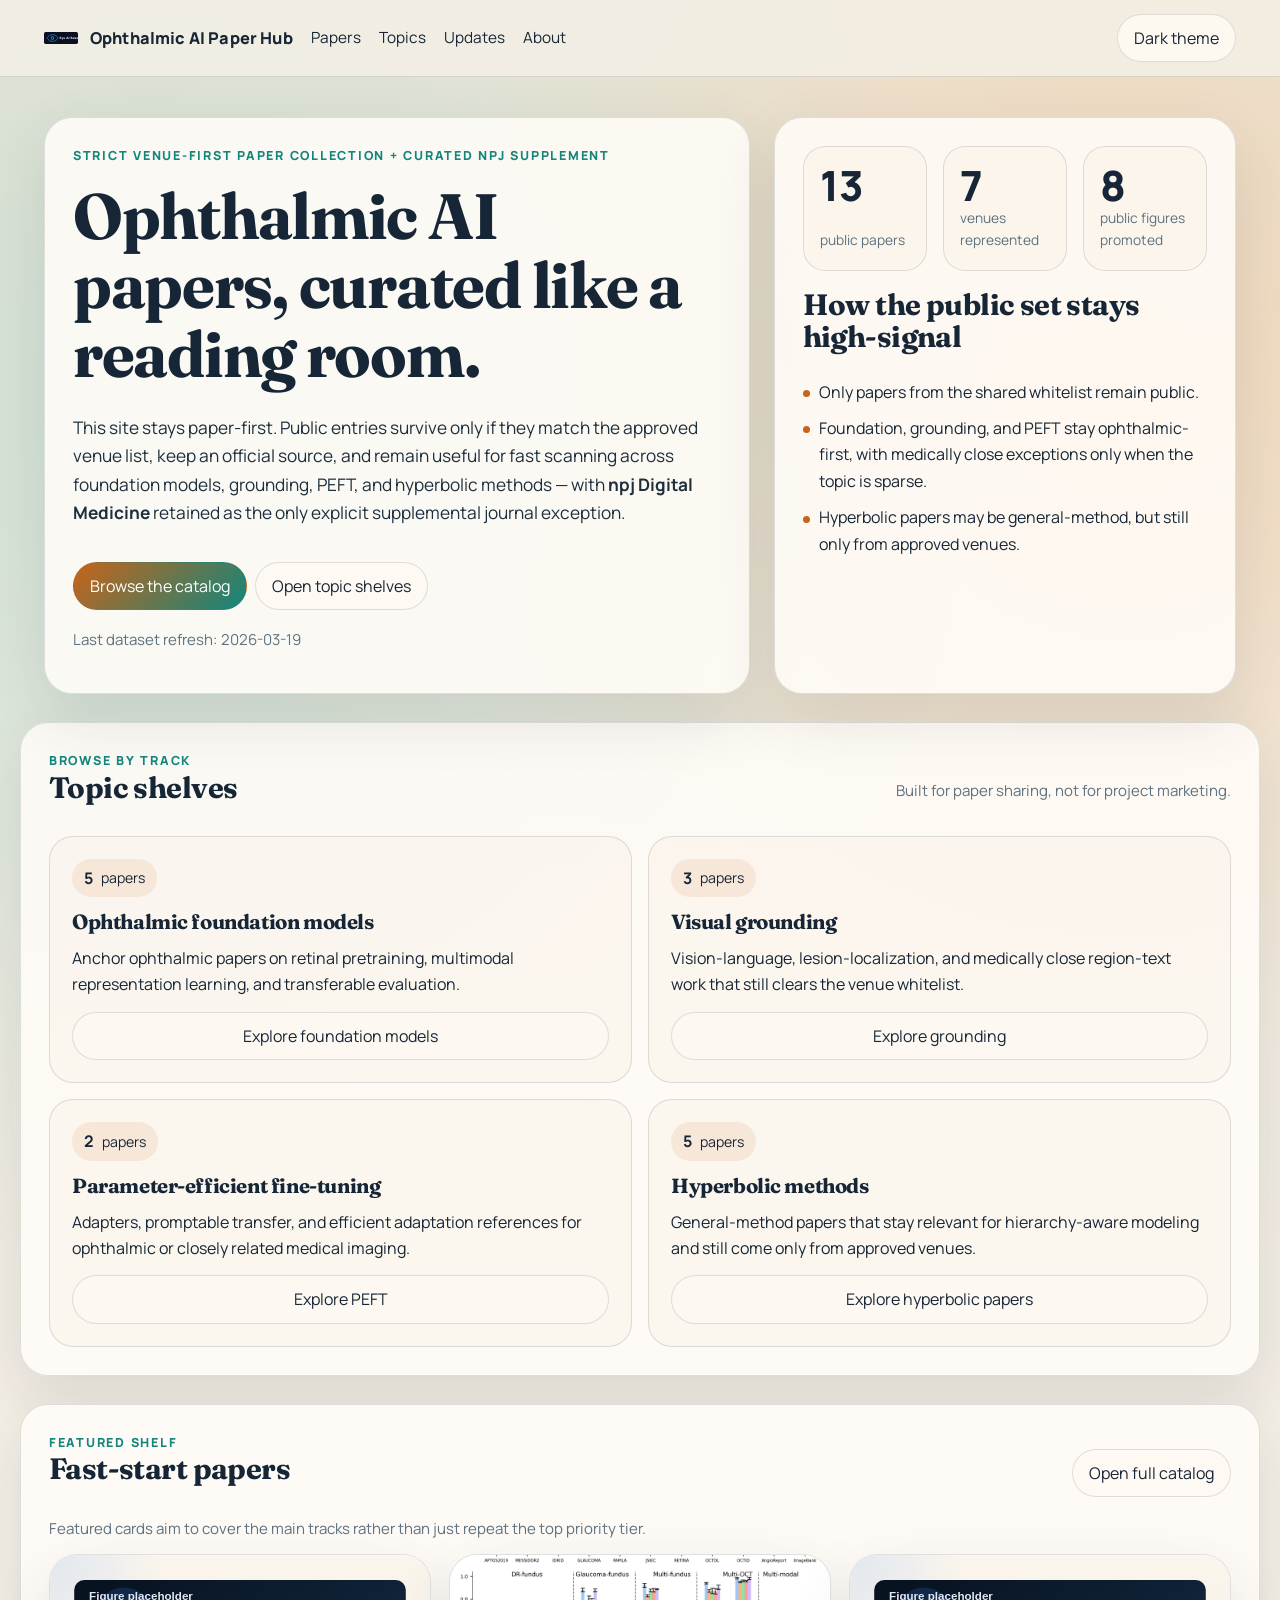
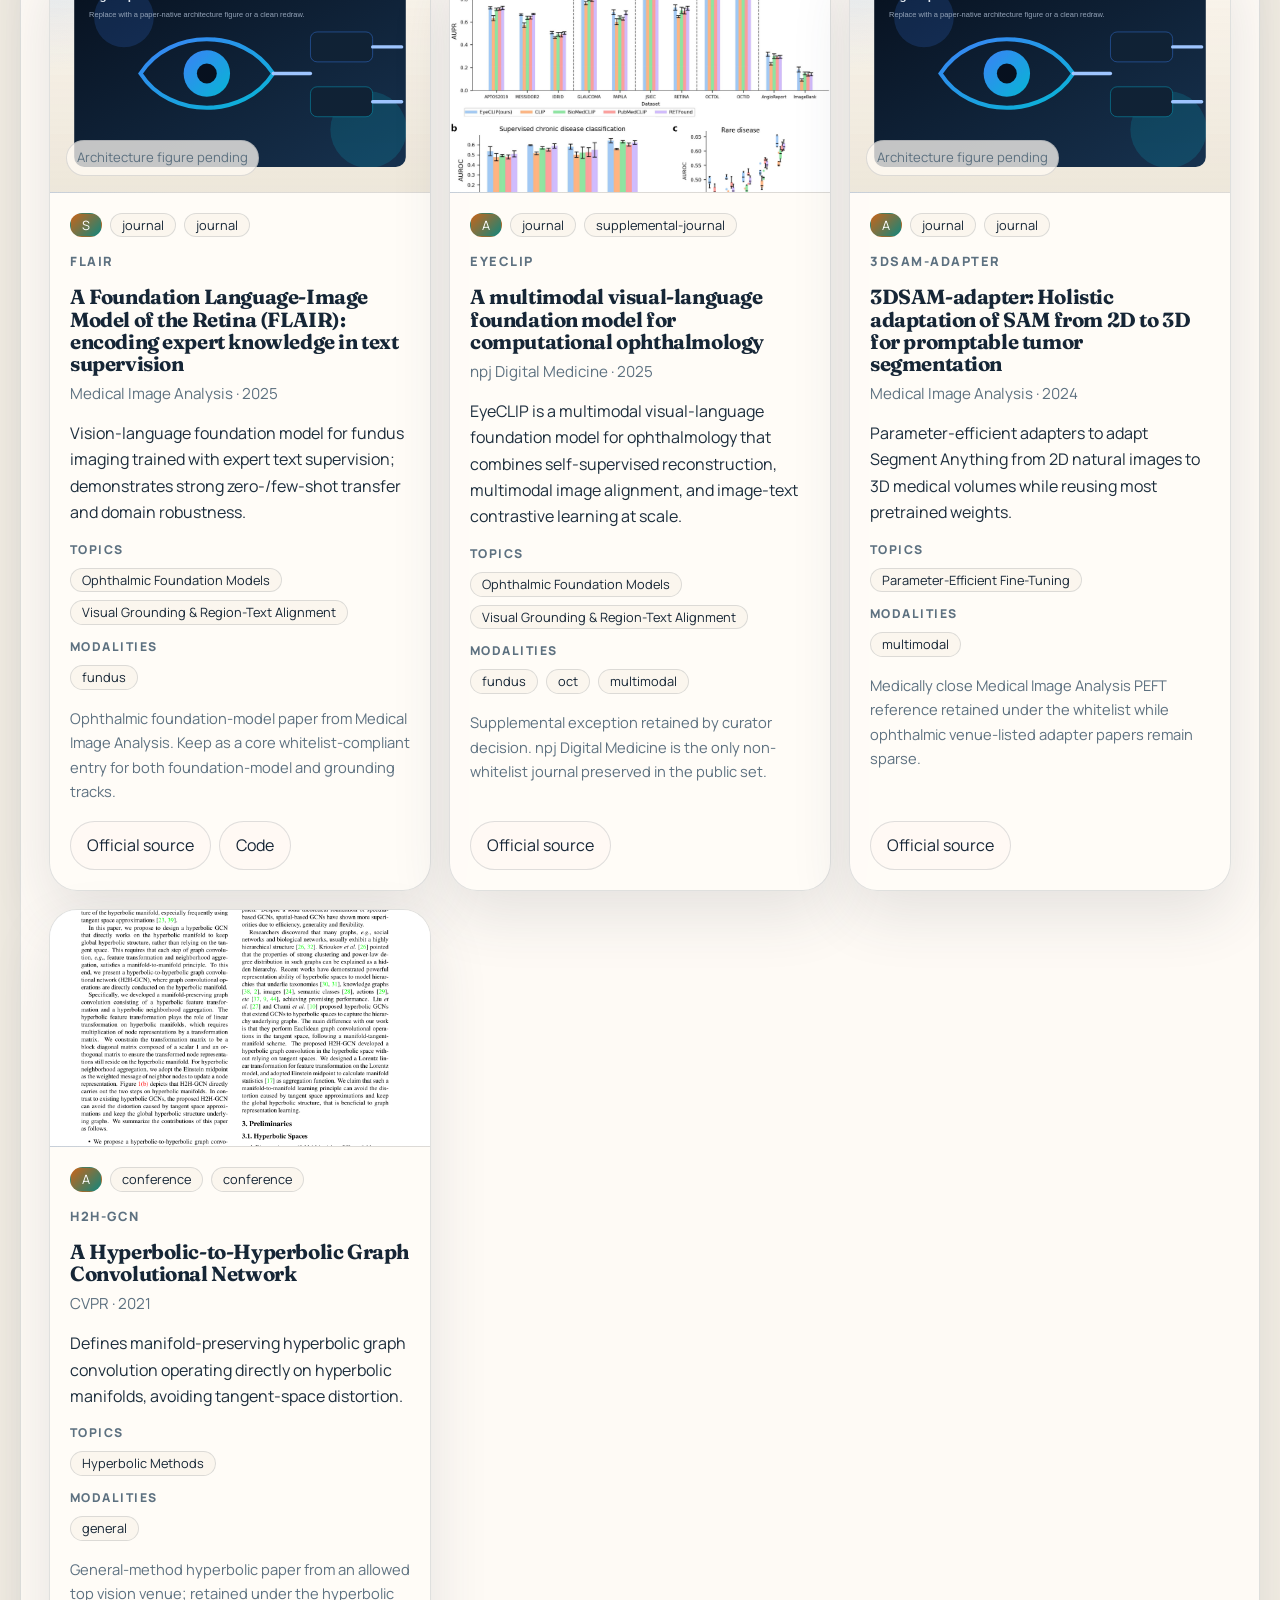
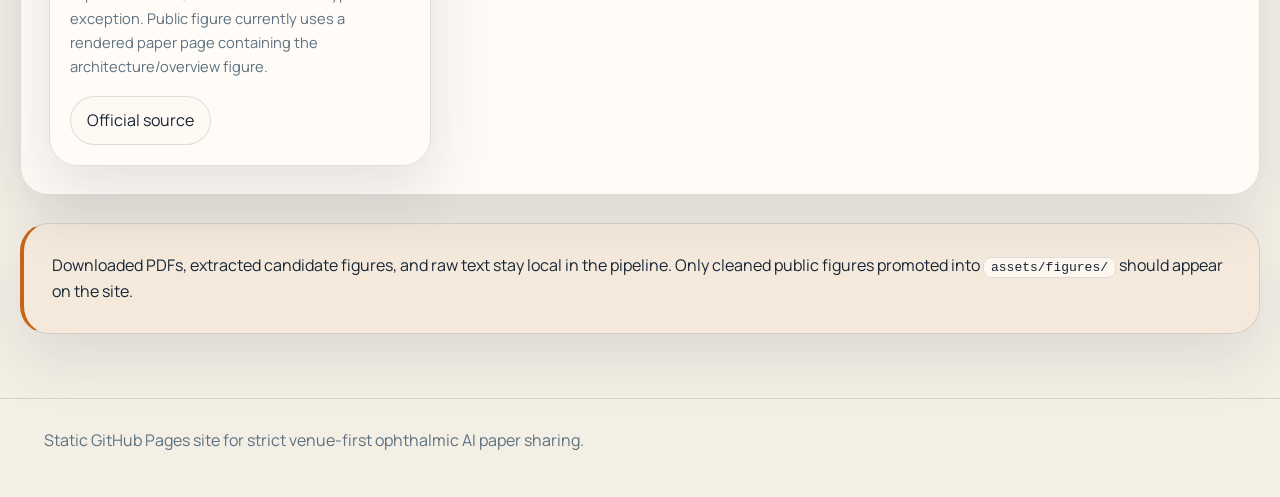
<file: index.html>
<!doctype html>
<html lang="en" data-theme="dark">
<head>
  <meta charset="utf-8">
  <meta name="viewport" content="width=device-width, initial-scale=1">
  <title>Ophthalmic AI Paper Hub</title>
  <meta name="description" content="A strict venue-first paper-sharing hub for ophthalmic AI: official sources, concise summaries, and model-figure slots.">
  <link rel="icon" href="assets/images/logo.svg" type="image/svg+xml">
  <link rel="stylesheet" href="assets/css/style.css">
</head>
<body>
<header>
  <div class="container">
    <nav>
      <a class="brand" href="index.html"><img src="assets/images/logo.svg" alt="Ophthalmic AI Paper Hub" width="34">Ophthalmic AI Paper Hub</a>
      <a href="papers/index.html">Papers</a>
      <a href="topics/foundation-models.html">Topics</a>
      <a href="updates/index.html">Updates</a>
      <a href="pages/about.html">About</a>
      <span class="spacer"></span>
      <button class="theme-btn" data-theme-toggle type="button">Theme</button>
    </nav>
  </div>
</header>
<main>
  <div class="container">
    <section class="hero-shell">
      <section class="hero-card hero-copy">
        <div class="stack">
          <p class="eyebrow">Strict venue-first paper collection + curated npj supplement</p>
          <h1>Ophthalmic AI papers, curated like a reading room.</h1>
          <p class="lead">This site stays paper-first. Public entries survive only if they match the approved venue list, keep an official source, and remain useful for fast scanning across foundation models, grounding, PEFT, and hyperbolic methods — with <strong>npj Digital Medicine</strong> retained as the only explicit supplemental journal exception.</p>
        </div>
        <div class="actions">
          <a class="btn primary" href="papers/index.html">Browse the catalog</a>
          <a class="btn" href="topics/foundation-models.html">Open topic shelves</a>
        </div>
        <p class="small">Last dataset refresh: <span data-last-updated>—</span></p>
      </section>

      <aside class="hero-card hero-panel">
        <div class="metric-grid">
          <div class="metric">
            <span data-paper-count>—</span>
            <small>public papers</small>
          </div>
          <div class="metric">
            <span data-venue-count>—</span>
            <small>venues represented</small>
          </div>
          <div class="metric">
            <span data-figure-count>—</span>
            <small>public figures promoted</small>
          </div>
        </div>
        <div class="stack">
          <h2>How the public set stays high-signal</h2>
          <div class="policy-points">
            <p>Only papers from the shared whitelist remain public.</p>
            <p>Foundation, grounding, and PEFT stay ophthalmic-first, with medically close exceptions only when the topic is sparse.</p>
            <p>Hyperbolic papers may be general-method, but still only from approved venues.</p>
          </div>
        </div>
      </aside>
    </section>
  </div>

  <div class="container section">
    <div class="section-head">
      <div>
        <p class="eyebrow">Browse by track</p>
        <h2>Topic shelves</h2>
      </div>
      <p class="small">Built for paper sharing, not for project marketing.</p>
    </div>
    <div class="grid topic-shelf">
      <article class="topic-tile">
        <div class="topic-stat"><strong data-topic-stat="foundation-models">0</strong> papers</div>
        <div>
          <h3>Ophthalmic foundation models</h3>
          <p>Anchor ophthalmic papers on retinal pretraining, multimodal representation learning, and transferable evaluation.</p>
        </div>
        <a class="btn" href="topics/foundation-models.html">Explore foundation models</a>
      </article>
      <article class="topic-tile">
        <div class="topic-stat"><strong data-topic-stat="visual-grounding">0</strong> papers</div>
        <div>
          <h3>Visual grounding</h3>
          <p>Vision-language, lesion-localization, and medically close region-text work that still clears the venue whitelist.</p>
        </div>
        <a class="btn" href="topics/visual-grounding.html">Explore grounding</a>
      </article>
      <article class="topic-tile">
        <div class="topic-stat"><strong data-topic-stat="peft">0</strong> papers</div>
        <div>
          <h3>Parameter-efficient fine-tuning</h3>
          <p>Adapters, promptable transfer, and efficient adaptation references for ophthalmic or closely related medical imaging.</p>
        </div>
        <a class="btn" href="topics/peft.html">Explore PEFT</a>
      </article>
      <article class="topic-tile">
        <div class="topic-stat"><strong data-topic-stat="hyperbolic">0</strong> papers</div>
        <div>
          <h3>Hyperbolic methods</h3>
          <p>General-method papers that stay relevant for hierarchy-aware modeling and still come only from approved venues.</p>
        </div>
        <a class="btn" href="topics/hyperbolic.html">Explore hyperbolic papers</a>
      </article>
    </div>
  </div>

  <div class="container section">
    <div class="section-head">
      <div>
        <p class="eyebrow">Featured shelf</p>
        <h2>Fast-start papers</h2>
      </div>
      <a class="btn" href="papers/index.html">Open full catalog</a>
    </div>
    <p class="small">Featured cards aim to cover the main tracks rather than just repeat the top priority tier.</p>
    <div id="home-highlights" class="paper-grid paper-grid-featured js-data-error"></div>
  </div>

  <div class="container section note-panel">
    Downloaded PDFs, extracted candidate figures, and raw text stay local in the pipeline. Only cleaned public figures promoted into <code>assets/figures/</code> should appear on the site.
  </div>
</main>
<footer>
  <div class="container">Static GitHub Pages site for strict venue-first ophthalmic AI paper sharing.</div>
</footer>
<script src="assets/js/site.js" defer></script>
</body>
</html>
</file>
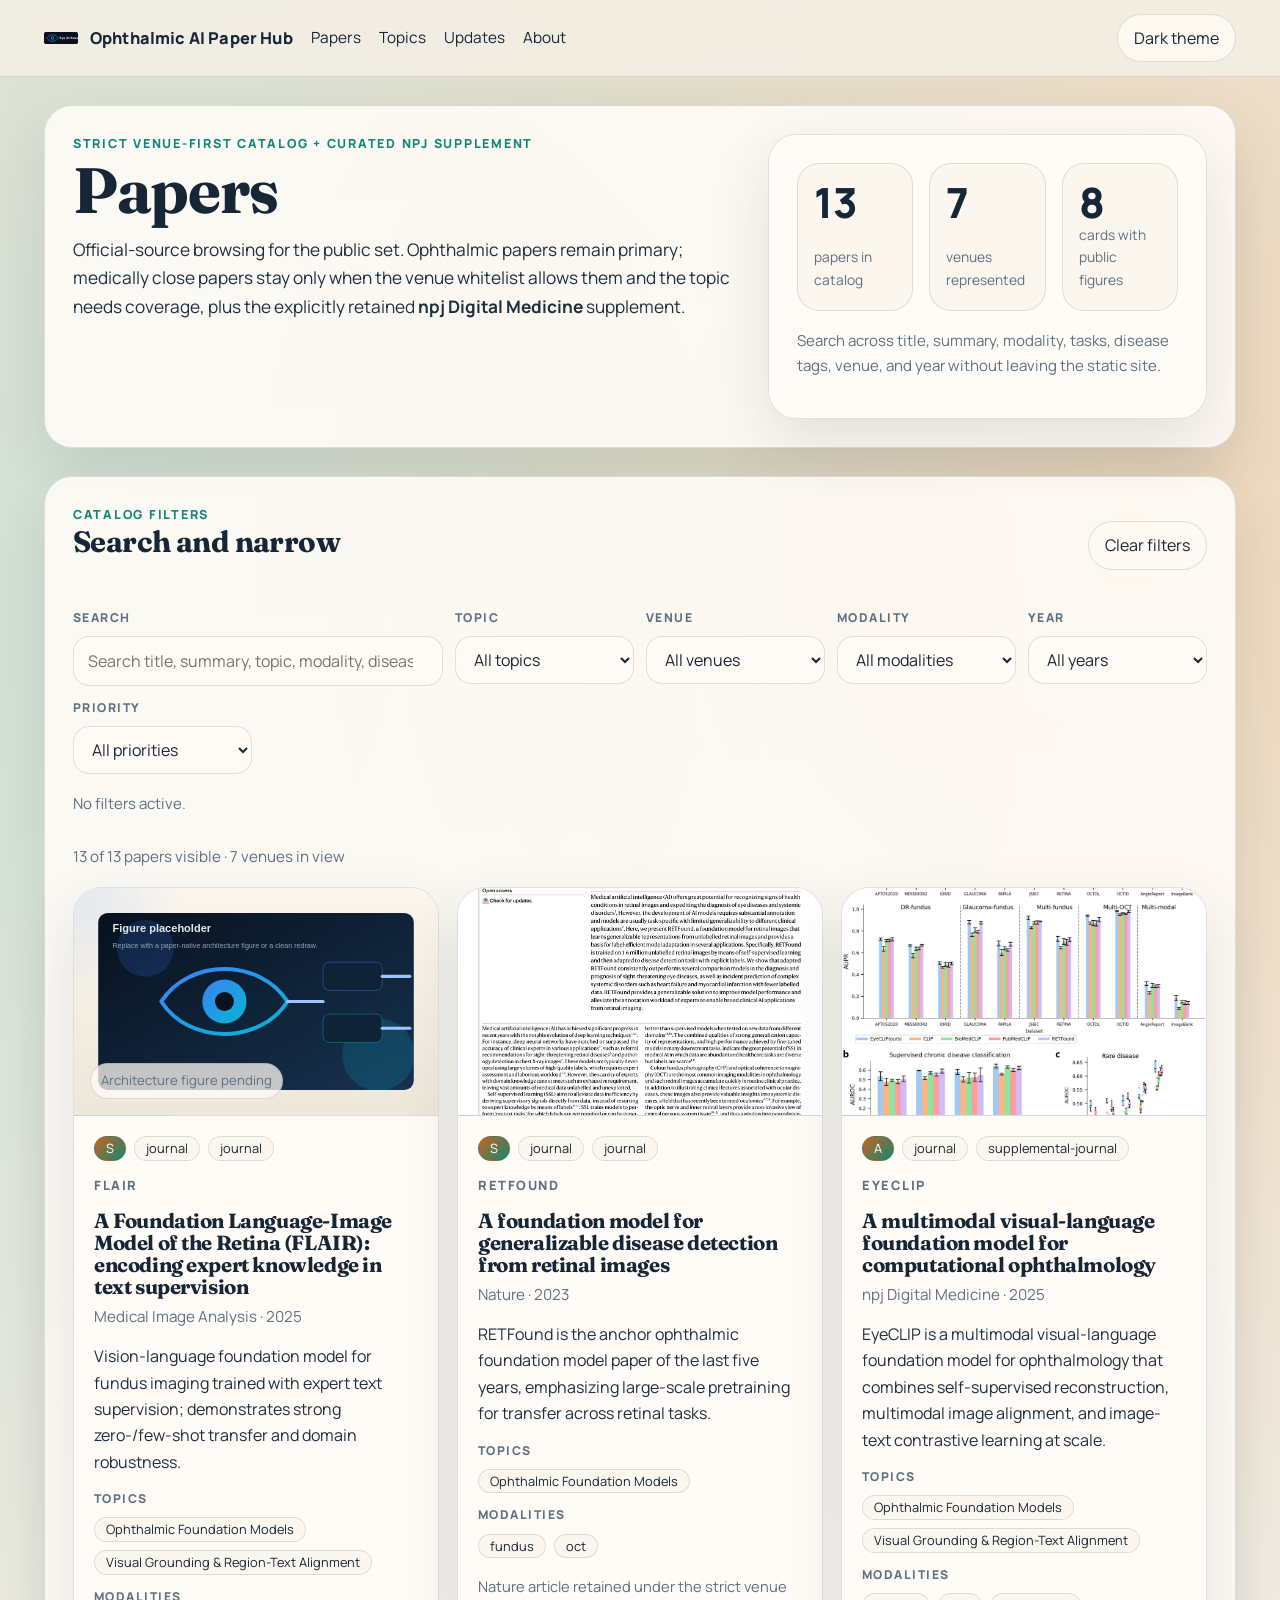
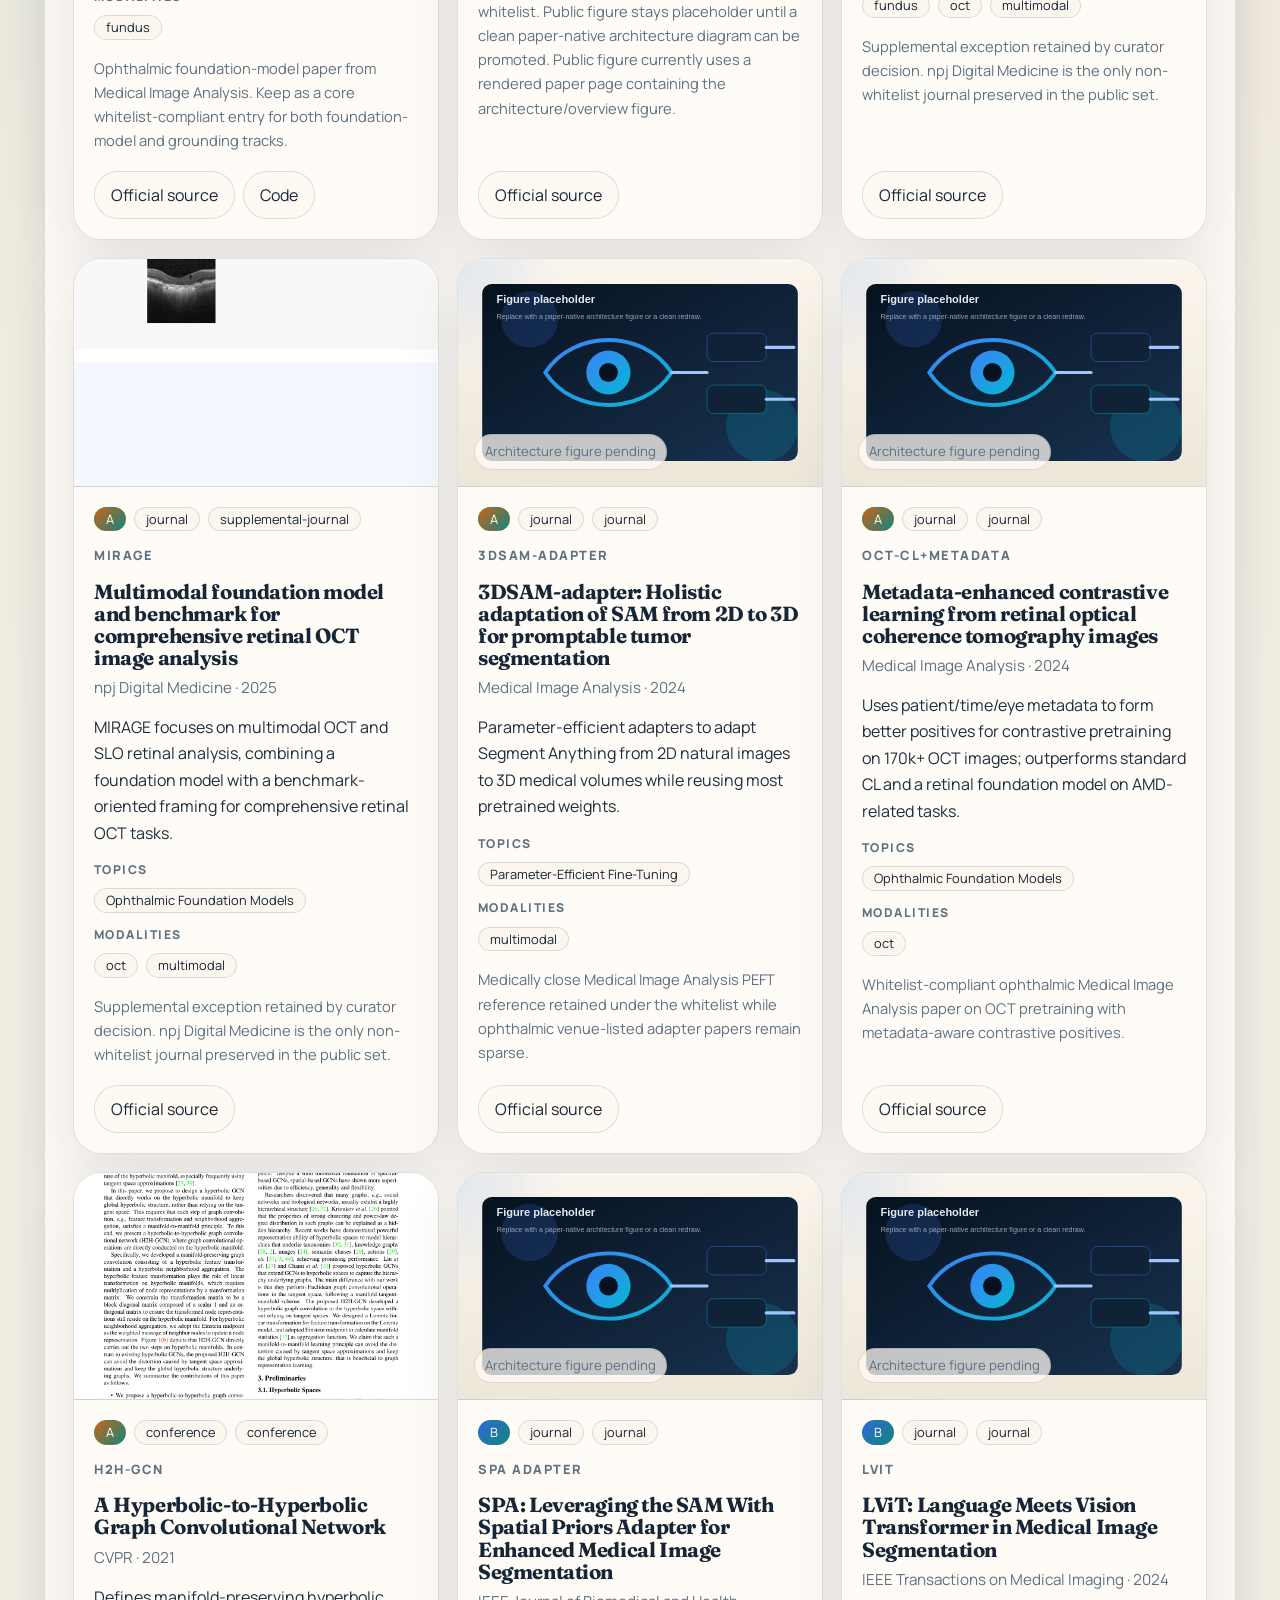
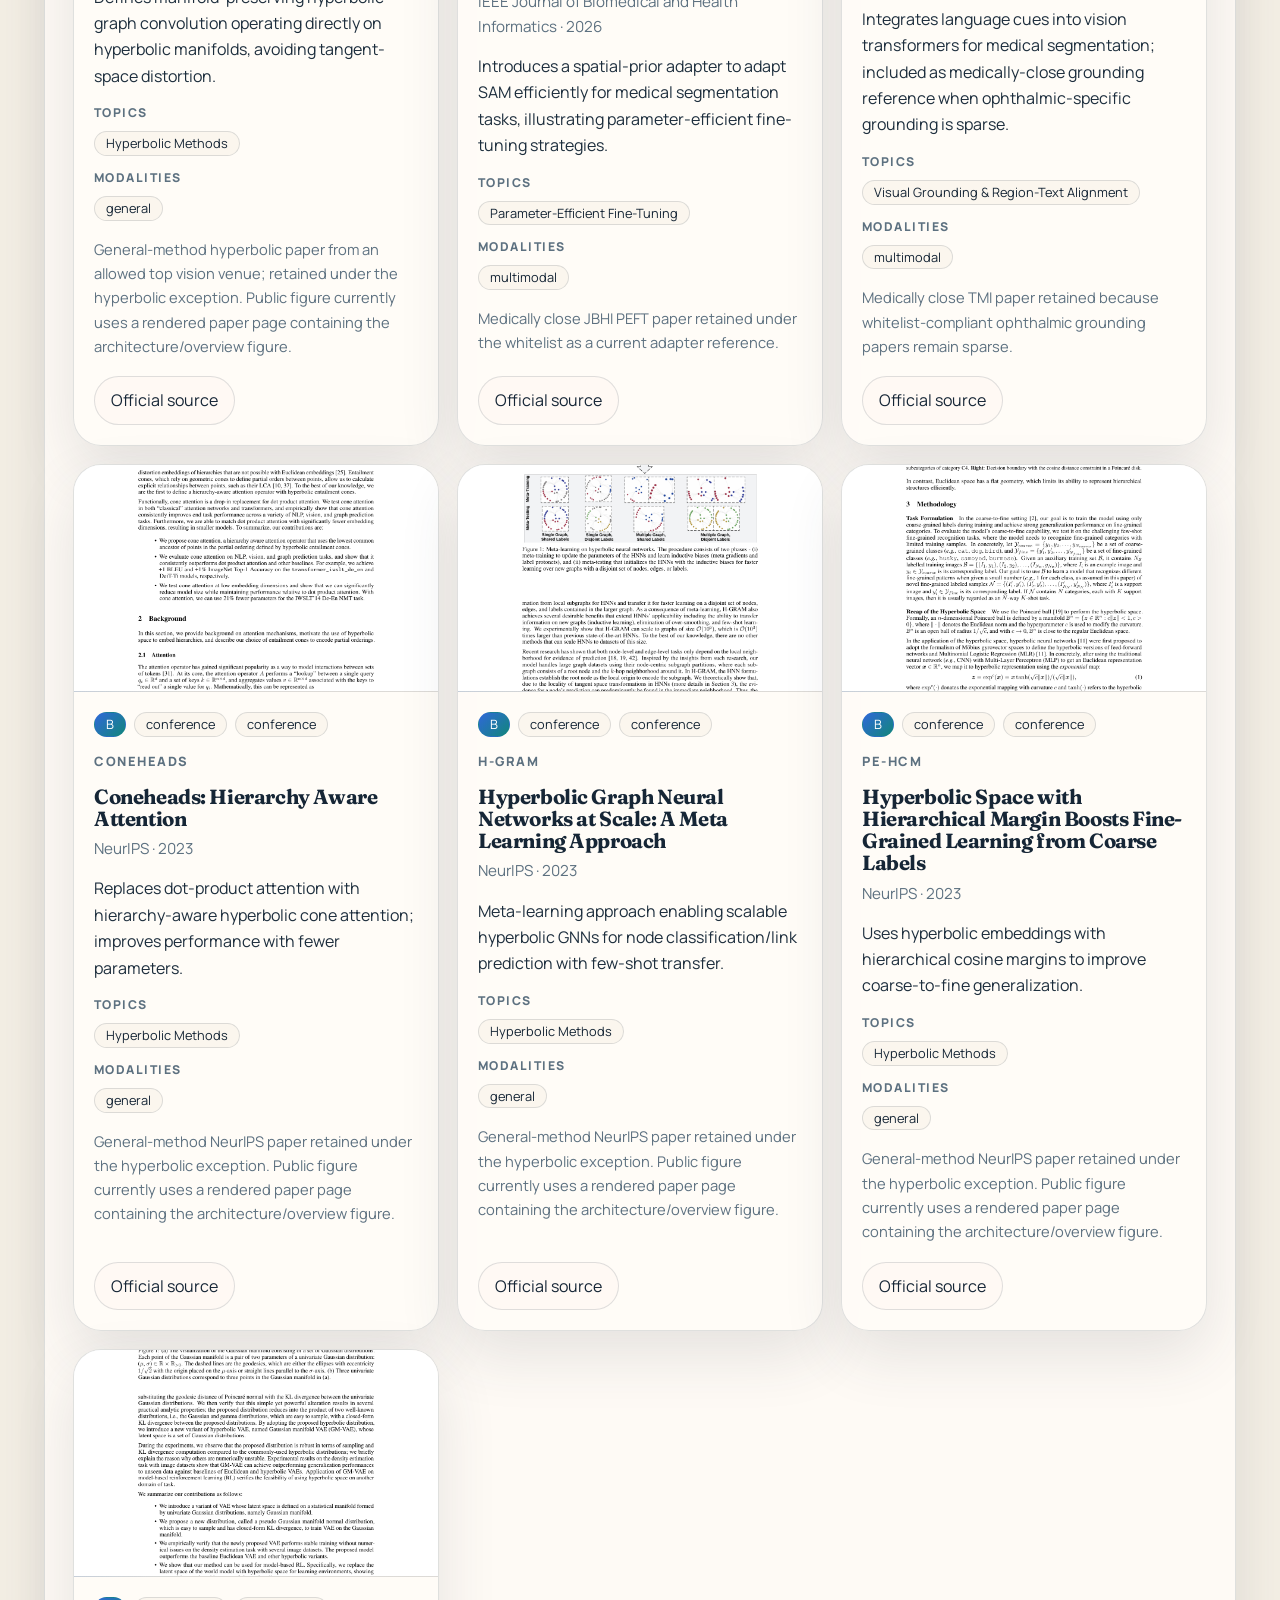
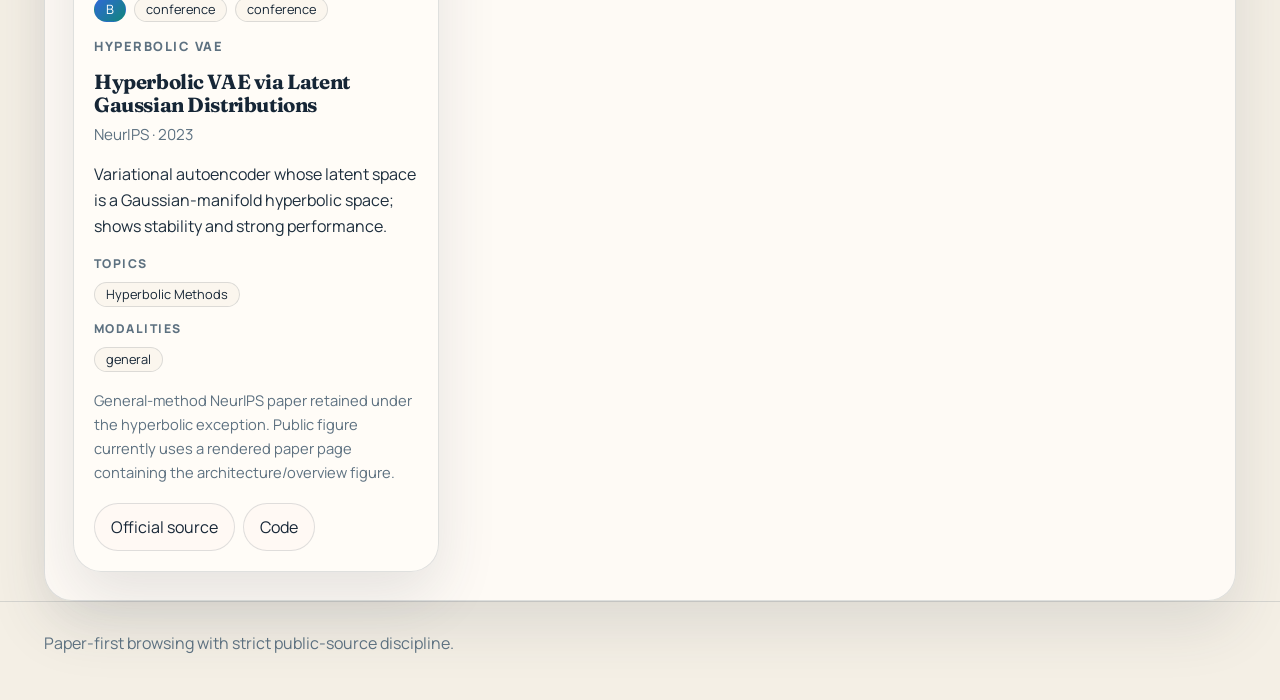
<file: papers/index.html>
<!doctype html>
<html lang="en" data-theme="dark">
<head>
  <meta charset="utf-8">
  <meta name="viewport" content="width=device-width, initial-scale=1">
  <title>Papers · Ophthalmic AI Paper Hub</title>
  <meta name="description" content="Browse the strict venue-first ophthalmic AI paper catalog with official-source links, compact summaries, and filterable metadata.">
  <link rel="icon" href="../assets/images/logo.svg" type="image/svg+xml">
  <link rel="stylesheet" href="../assets/css/style.css">
</head>
<body>
<header>
  <div class="container">
    <nav>
      <a class="brand" href="../index.html"><img src="../assets/images/logo.svg" alt="Ophthalmic AI Paper Hub" width="34">Ophthalmic AI Paper Hub</a>
      <a href="index.html">Papers</a>
      <a href="../topics/foundation-models.html">Topics</a>
      <a href="../updates/index.html">Updates</a>
      <a href="../pages/about.html">About</a>
      <span class="spacer"></span>
      <button class="theme-btn" data-theme-toggle type="button">Theme</button>
    </nav>
  </div>
</header>
<main class="container" id="papers-page">
  <section class="section page-banner">
    <div>
      <p class="eyebrow">Strict venue-first catalog + curated npj supplement</p>
      <h1>Papers</h1>
      <p class="lead">Official-source browsing for the public set. Ophthalmic papers remain primary; medically close papers stay only when the venue whitelist allows them and the topic needs coverage, plus the explicitly retained <strong>npj Digital Medicine</strong> supplement.</p>
    </div>
    <aside class="hero-card page-banner-panel">
      <div class="metric-grid">
        <div class="metric">
          <span data-paper-count>—</span>
          <small>papers in catalog</small>
        </div>
        <div class="metric">
          <span data-venue-count>—</span>
          <small>venues represented</small>
        </div>
        <div class="metric">
          <span data-figure-count>—</span>
          <small>cards with public figures</small>
        </div>
      </div>
      <p class="small">Search across title, summary, modality, tasks, disease tags, venue, and year without leaving the static site.</p>
    </aside>
  </section>

  <section class="section filter-panel">
    <div class="section-head">
      <div>
        <p class="eyebrow">Catalog filters</p>
        <h2>Search and narrow</h2>
      </div>
      <button class="btn" id="reset-filters" type="button">Clear filters</button>
    </div>

    <div class="filters">
      <label class="filter-field search-field">
        <span class="filter-label">Search</span>
        <input id="search" type="search" placeholder="Search title, summary, topic, modality, disease...">
      </label>
      <label class="filter-field">
        <span class="filter-label">Topic</span>
        <select id="topic-filter"><option value="">All topics</option></select>
      </label>
      <label class="filter-field">
        <span class="filter-label">Venue</span>
        <select id="venue-filter"><option value="">All venues</option></select>
      </label>
      <label class="filter-field">
        <span class="filter-label">Modality</span>
        <select id="modality-filter"><option value="">All modalities</option></select>
      </label>
      <label class="filter-field">
        <span class="filter-label">Year</span>
        <select id="year-filter"><option value="">All years</option></select>
      </label>
      <label class="filter-field">
        <span class="filter-label">Priority</span>
        <select id="priority-filter">
          <option value="">All priorities</option>
          <option value="S">S</option>
          <option value="A">A</option>
          <option value="B">B</option>
          <option value="C">C</option>
        </select>
      </label>
    </div>

    <div id="active-filters" class="tags active-filter-tags"></div>
    <div class="results-meta" id="results-count">Loading…</div>
    <div id="papers-grid" class="paper-grid js-data-error"></div>
  </section>
</main>
<footer>
  <div class="container">Paper-first browsing with strict public-source discipline.</div>
</footer>
<script src="../assets/js/site.js" defer></script>
</body>
</html>
</file>
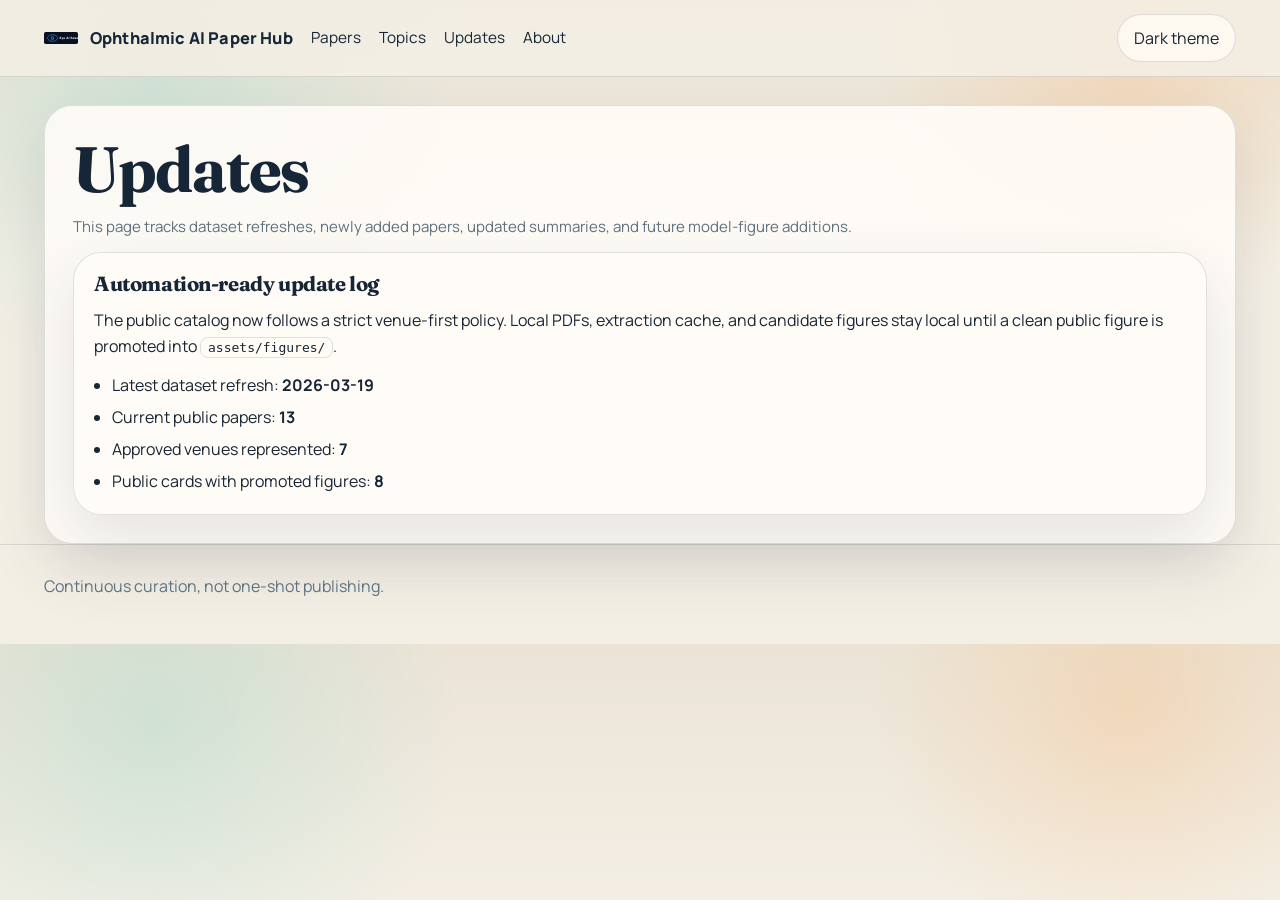
<file: updates/index.html>
<!doctype html>
<html lang="en" data-theme="dark">
<head>
  <meta charset="utf-8">
  <meta name="viewport" content="width=device-width, initial-scale=1">
  <title>Updates · Ophthalmic AI Paper Hub</title>
  <link rel="icon" href="../assets/images/logo.svg" type="image/svg+xml">
  <link rel="stylesheet" href="../assets/css/style.css">
</head>
<body>
<header><div class="container"><nav><a class="brand" href="../index.html"><img src="../assets/images/logo.svg" alt="Ophthalmic AI Paper Hub" width="34">Ophthalmic AI Paper Hub</a><a href="../papers/index.html">Papers</a><a href="../topics/foundation-models.html">Topics</a><a href="index.html">Updates</a><a href="../pages/about.html">About</a><span class="spacer"></span><button class="theme-btn" data-theme-toggle type="button">Theme</button></nav></div></header>
<main class="container">
  <section class="section">
    <h1>Updates</h1>
    <p class="small">This page tracks dataset refreshes, newly added papers, updated summaries, and future model-figure additions.</p>
    <div id="updates-root" class="js-data-error"></div>
  </section>
</main>
<footer><div class="container">Continuous curation, not one-shot publishing.</div></footer>
<script src="../assets/js/site.js" defer></script>
</body>
</html>
</file>
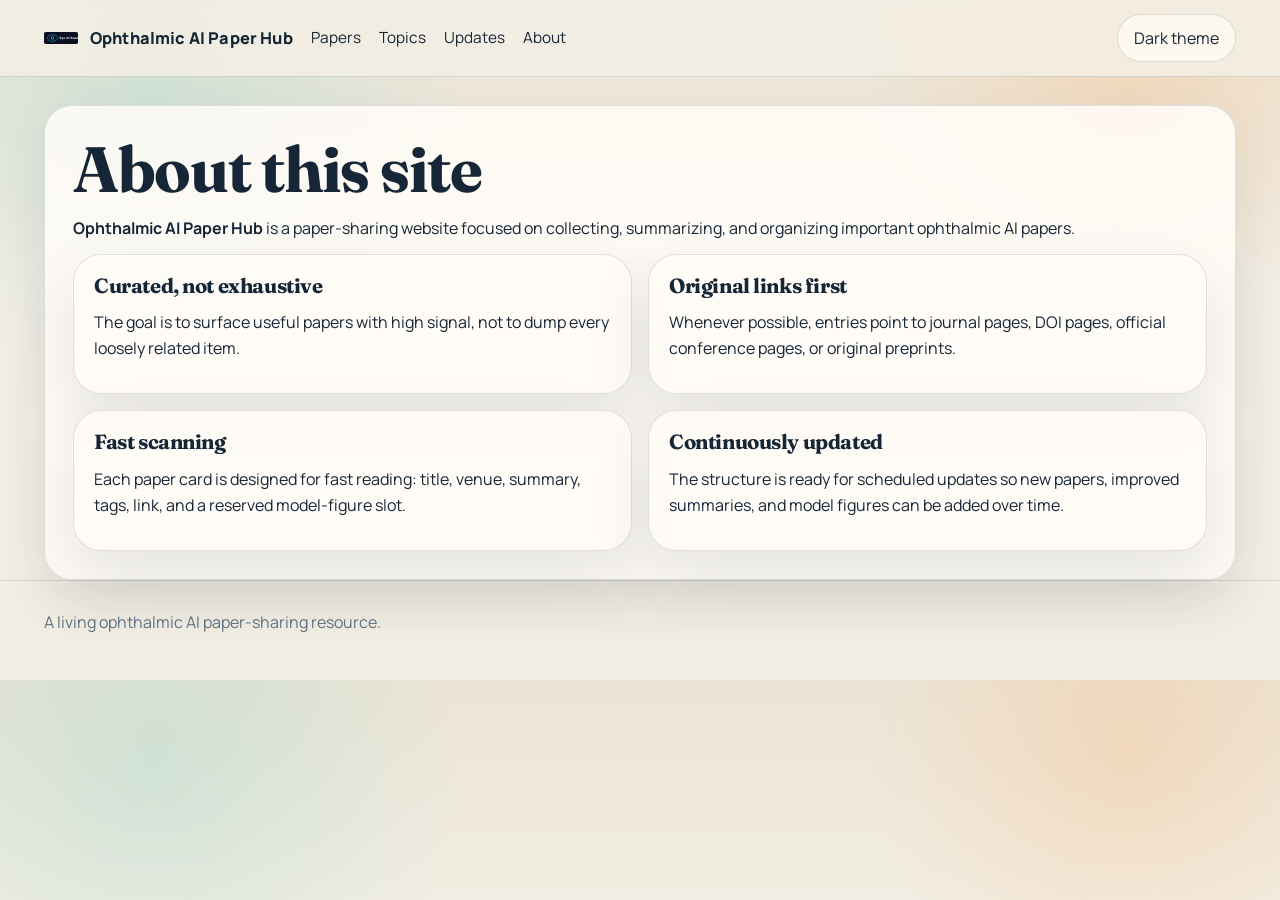
<file: pages/about.html>
<!doctype html>
<html lang="en" data-theme="dark">
<head><meta charset="utf-8"><meta name="viewport" content="width=device-width, initial-scale=1"><title>About · Ophthalmic AI Paper Hub</title><link rel="icon" href="../assets/images/logo.svg" type="image/svg+xml"><link rel="stylesheet" href="../assets/css/style.css"></head>
<body>
<header><div class="container"><nav><a class="brand" href="../index.html"><img src="../assets/images/logo.svg" alt="Ophthalmic AI Paper Hub" width="34">Ophthalmic AI Paper Hub</a><a href="../papers/index.html">Papers</a><a href="../topics/foundation-models.html">Topics</a><a href="../updates/index.html">Updates</a><a href="about.html">About</a><span class="spacer"></span><button class="theme-btn" data-theme-toggle type="button">Theme</button></nav></div></header>
<main class="container">
  <section class="section">
    <h1>About this site</h1>
    <p><strong>Ophthalmic AI Paper Hub</strong> is a paper-sharing website focused on collecting, summarizing, and organizing important ophthalmic AI papers.</p>
    <div class="meta-list">
      <div class="card"><div class="card-body"><h3>Curated, not exhaustive</h3><p>The goal is to surface useful papers with high signal, not to dump every loosely related item.</p></div></div>
      <div class="card"><div class="card-body"><h3>Original links first</h3><p>Whenever possible, entries point to journal pages, DOI pages, official conference pages, or original preprints.</p></div></div>
      <div class="card"><div class="card-body"><h3>Fast scanning</h3><p>Each paper card is designed for fast reading: title, venue, summary, tags, link, and a reserved model-figure slot.</p></div></div>
      <div class="card"><div class="card-body"><h3>Continuously updated</h3><p>The structure is ready for scheduled updates so new papers, improved summaries, and model figures can be added over time.</p></div></div>
    </div>
  </section>
</main>
<footer><div class="container">A living ophthalmic AI paper-sharing resource.</div></footer>
<script src="../assets/js/site.js" defer></script>
</body></html>
</file>
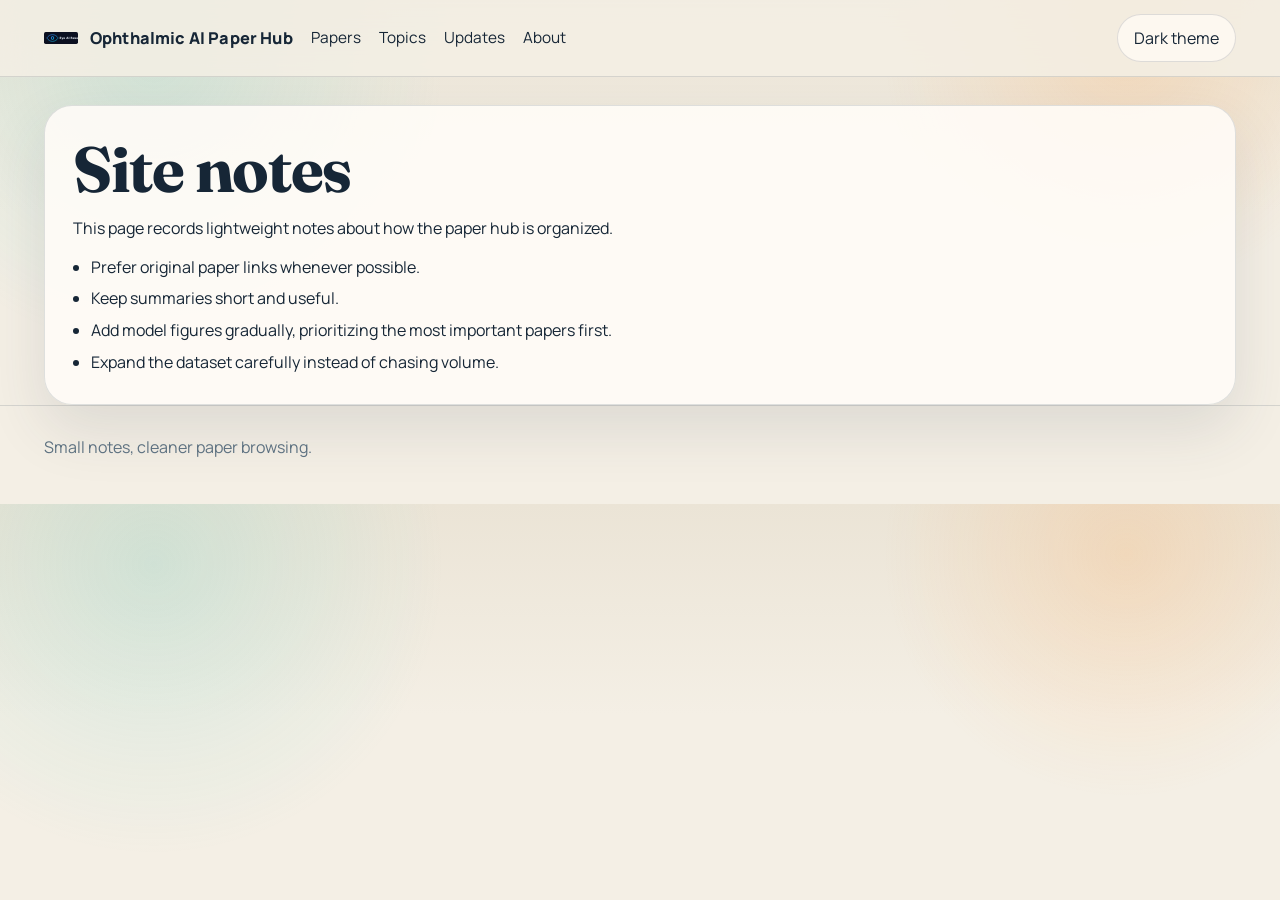
<file: pages/prompt.html>
<!doctype html>
<html lang="en" data-theme="dark">
<head><meta charset="utf-8"><meta name="viewport" content="width=device-width, initial-scale=1"><title>Site Notes · Ophthalmic AI Paper Hub</title><link rel="icon" href="../assets/images/logo.svg" type="image/svg+xml"><link rel="stylesheet" href="../assets/css/style.css"></head>
<body>
<header><div class="container"><nav><a class="brand" href="../index.html"><img src="../assets/images/logo.svg" alt="Ophthalmic AI Paper Hub" width="34">Ophthalmic AI Paper Hub</a><a href="../papers/index.html">Papers</a><a href="../topics/foundation-models.html">Topics</a><a href="../updates/index.html">Updates</a><a href="about.html">About</a><span class="spacer"></span><button class="theme-btn" data-theme-toggle type="button">Theme</button></nav></div></header>
<main class="container">
  <section class="section">
    <h1>Site notes</h1>
    <p>This page records lightweight notes about how the paper hub is organized.</p>
    <ul>
      <li>Prefer original paper links whenever possible.</li>
      <li>Keep summaries short and useful.</li>
      <li>Add model figures gradually, prioritizing the most important papers first.</li>
      <li>Expand the dataset carefully instead of chasing volume.</li>
    </ul>
  </section>
</main>
<footer><div class="container">Small notes, cleaner paper browsing.</div></footer>
<script src="../assets/js/site.js" defer></script>
</body></html>
</file>
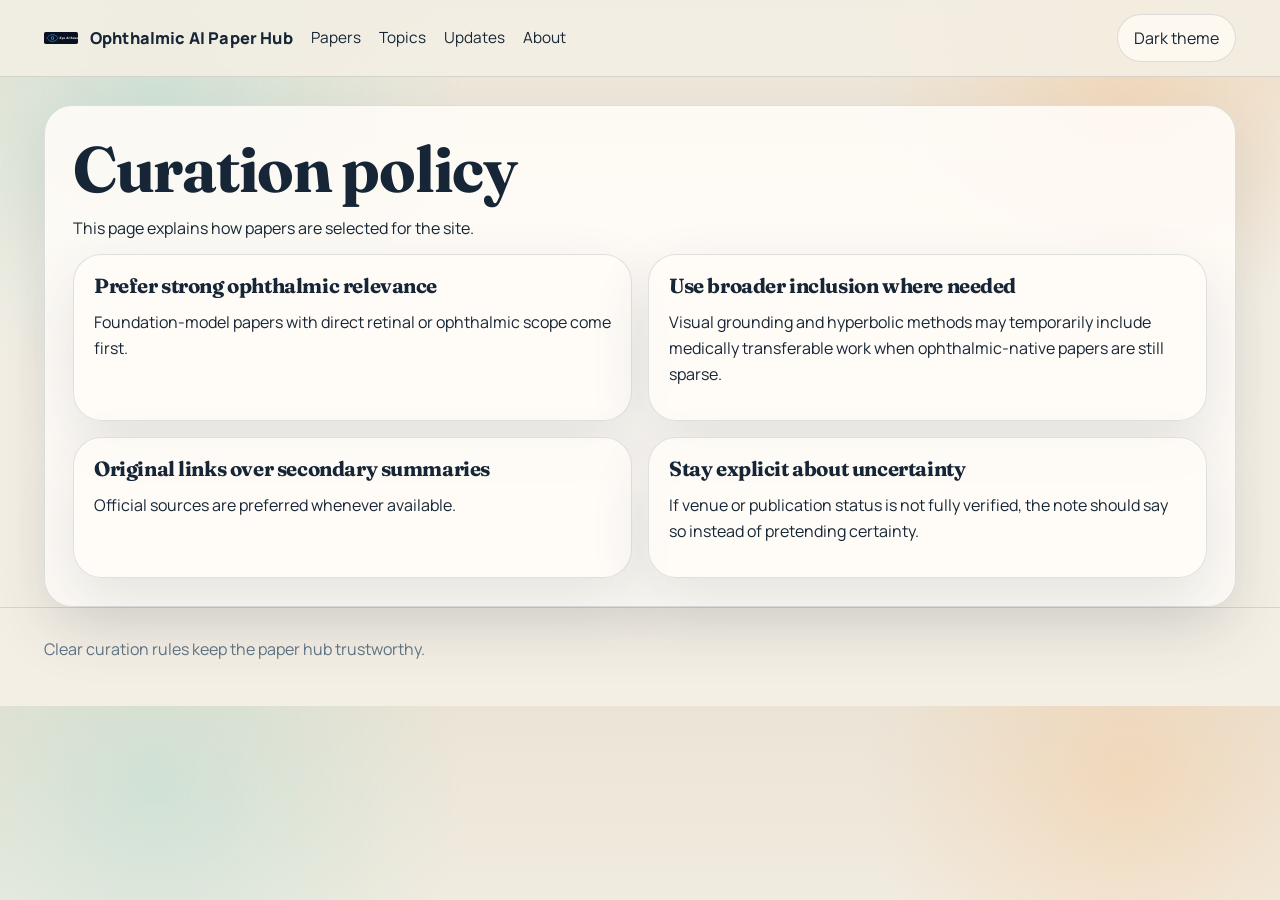
<file: pages/research.html>
<!doctype html>
<html lang="en" data-theme="dark">
<head><meta charset="utf-8"><meta name="viewport" content="width=device-width, initial-scale=1"><title>Curation Policy · Ophthalmic AI Paper Hub</title><link rel="icon" href="../assets/images/logo.svg" type="image/svg+xml"><link rel="stylesheet" href="../assets/css/style.css"></head>
<body>
<header><div class="container"><nav><a class="brand" href="../index.html"><img src="../assets/images/logo.svg" alt="Ophthalmic AI Paper Hub" width="34">Ophthalmic AI Paper Hub</a><a href="../papers/index.html">Papers</a><a href="../topics/foundation-models.html">Topics</a><a href="../updates/index.html">Updates</a><a href="about.html">About</a><span class="spacer"></span><button class="theme-btn" data-theme-toggle type="button">Theme</button></nav></div></header>
<main class="container">
  <section class="section">
    <h1>Curation policy</h1>
    <p>This page explains how papers are selected for the site.</p>
    <div class="grid grid-2">
      <div class="card"><div class="card-body"><h3>Prefer strong ophthalmic relevance</h3><p>Foundation-model papers with direct retinal or ophthalmic scope come first.</p></div></div>
      <div class="card"><div class="card-body"><h3>Use broader inclusion where needed</h3><p>Visual grounding and hyperbolic methods may temporarily include medically transferable work when ophthalmic-native papers are still sparse.</p></div></div>
      <div class="card"><div class="card-body"><h3>Original links over secondary summaries</h3><p>Official sources are preferred whenever available.</p></div></div>
      <div class="card"><div class="card-body"><h3>Stay explicit about uncertainty</h3><p>If venue or publication status is not fully verified, the note should say so instead of pretending certainty.</p></div></div>
    </div>
  </section>
</main>
<footer><div class="container">Clear curation rules keep the paper hub trustworthy.</div></footer>
<script src="../assets/js/site.js" defer></script>
</body></html>
</file>
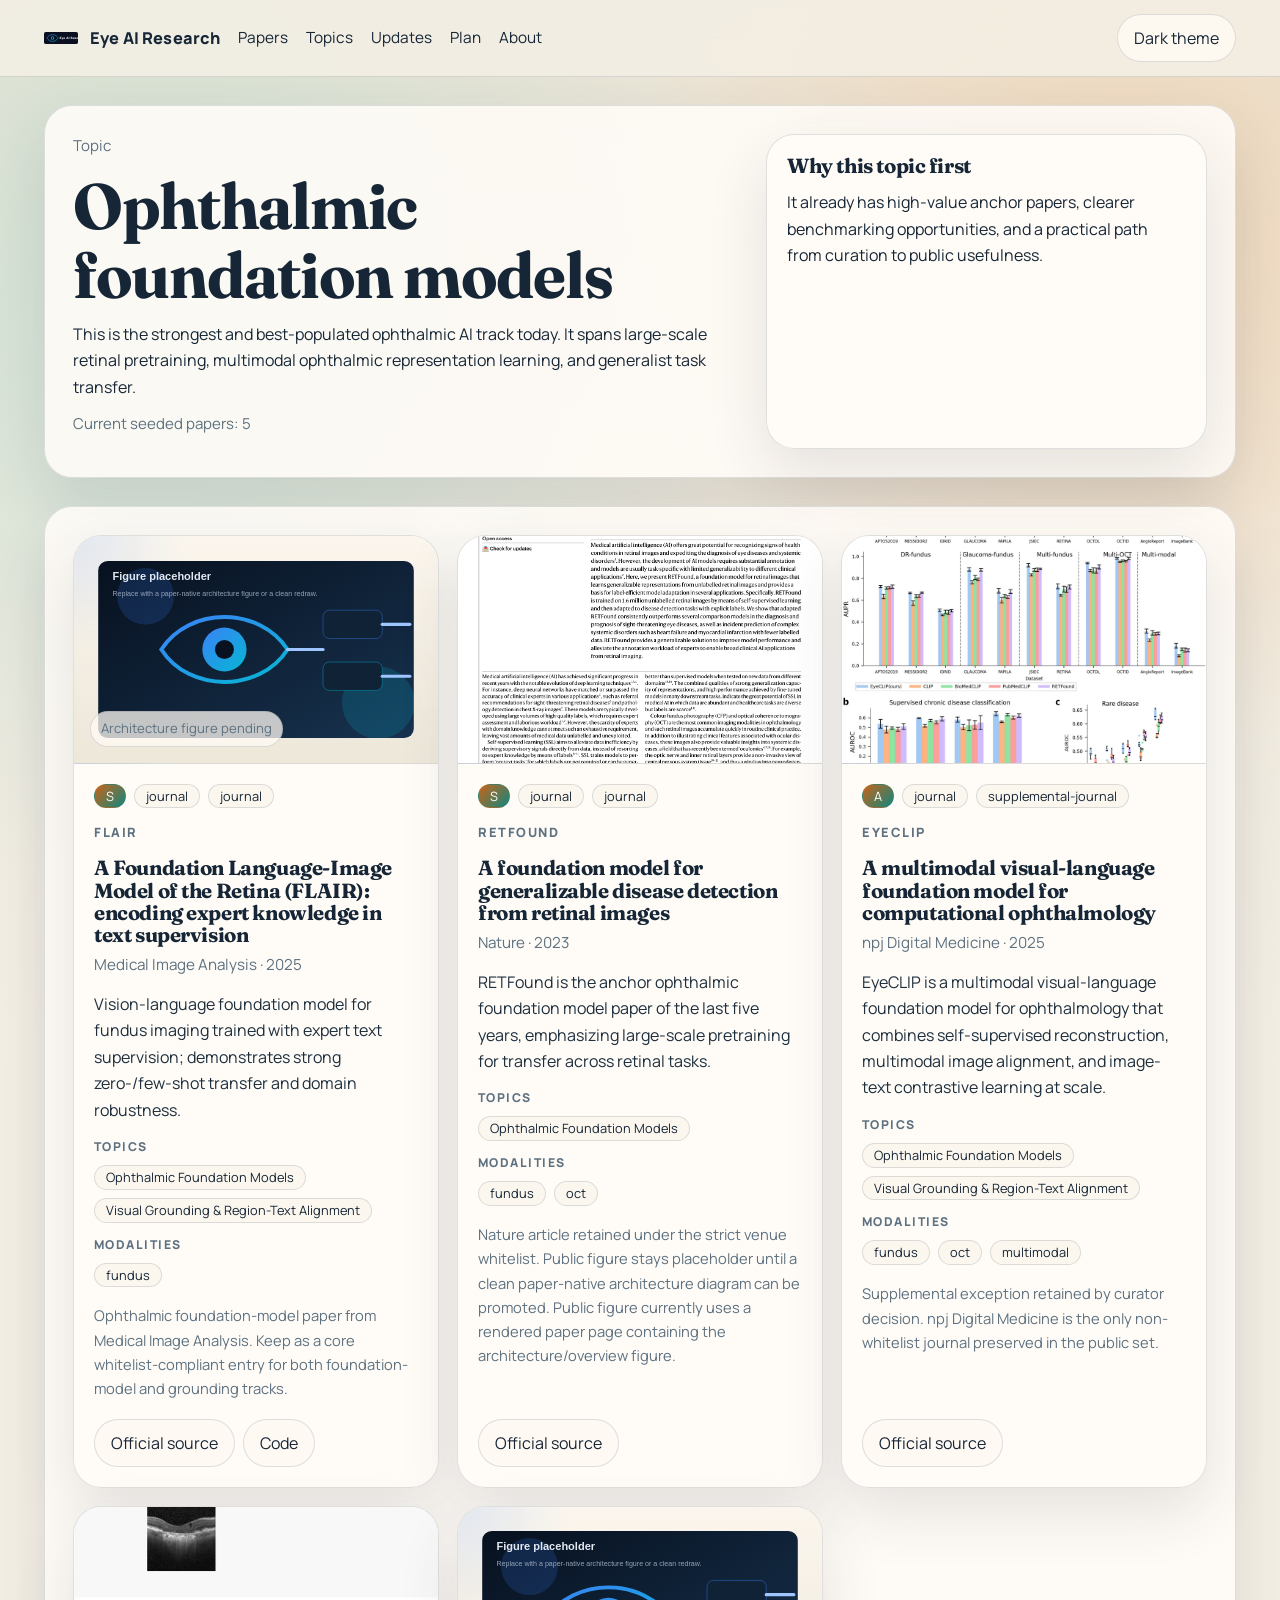
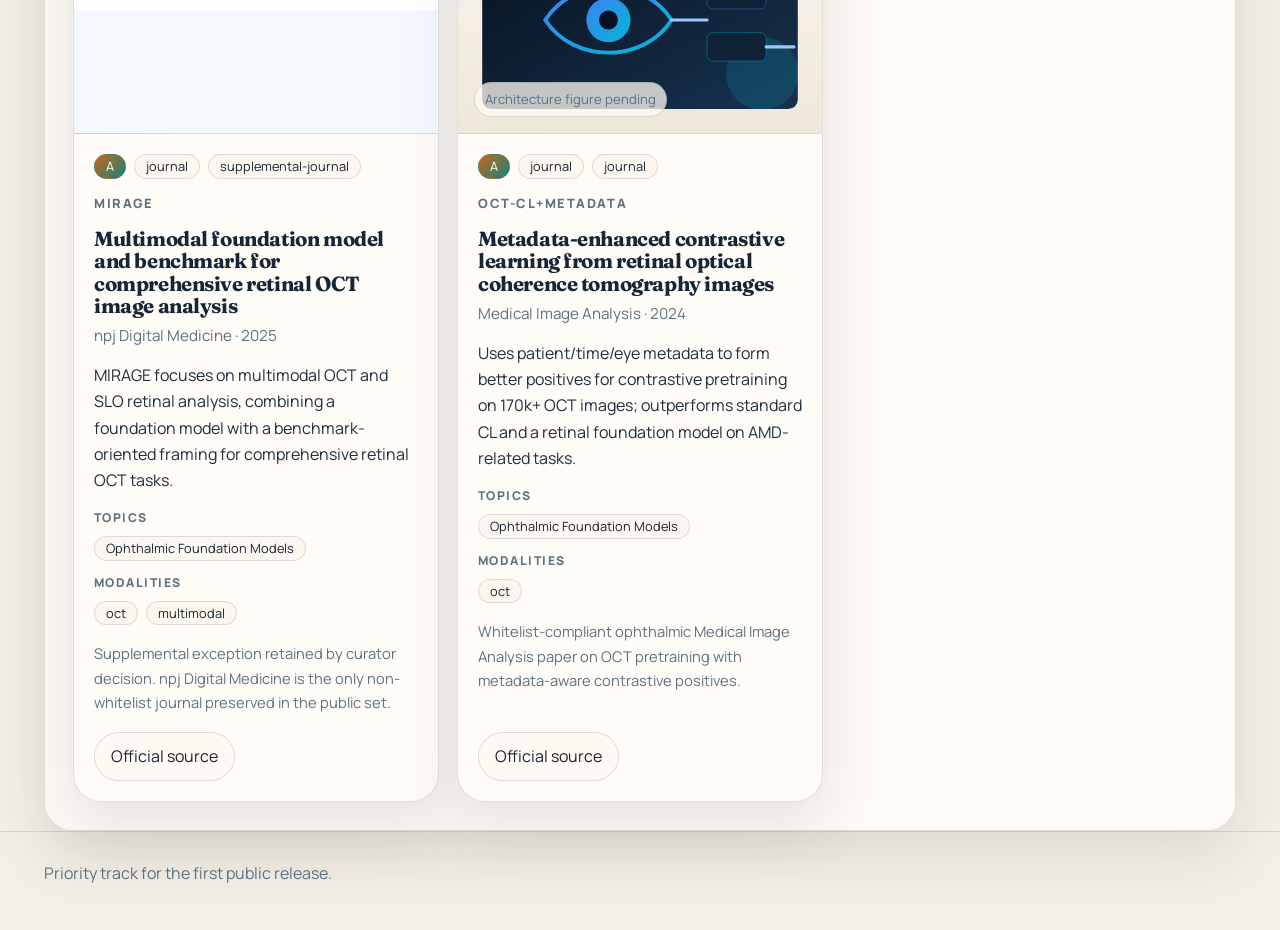
<file: topics/foundation-models.html>
<!doctype html>
<html lang="en" data-theme="dark">
<head><meta charset="utf-8"><meta name="viewport" content="width=device-width, initial-scale=1"><title>Foundation Models · Eye AI Research</title><link rel="icon" href="../assets/images/logo.svg" type="image/svg+xml"><link rel="stylesheet" href="../assets/css/style.css"></head>
<body>
<header><div class="container"><nav><a class="brand" href="../index.html"><img src="../assets/images/logo.svg" alt="Eye AI Research" width="34">Eye AI Research</a><a href="../papers/index.html">Papers</a><a href="foundation-models.html">Topics</a><a href="../updates/index.html">Updates</a><a href="../pages/research.html">Plan</a><a href="../pages/about.html">About</a><span class="spacer"></span><button class="theme-btn" data-theme-toggle type="button">Theme</button></nav></div></header>
<main class="container" data-topic="foundation-models">
  <section class="section topic-hero">
    <div><p class="small">Topic</p><h1>Ophthalmic foundation models</h1><p>This is the strongest and best-populated ophthalmic AI track today. It spans large-scale retinal pretraining, multimodal ophthalmic representation learning, and generalist task transfer.</p><p class="small">Current seeded papers: <span data-topic-count>0</span></p></div>
    <div class="card"><div class="card-body"><h3>Why this topic first</h3><p>It already has high-value anchor papers, clearer benchmarking opportunities, and a practical path from curation to public usefulness.</p></div></div>
  </section>
  <section class="section"><div id="topic-grid" class="paper-grid js-data-error"></div></section>
</main>
<footer><div class="container">Priority track for the first public release.</div></footer>
<script src="../assets/js/site.js" defer></script>
</body></html>
</file>
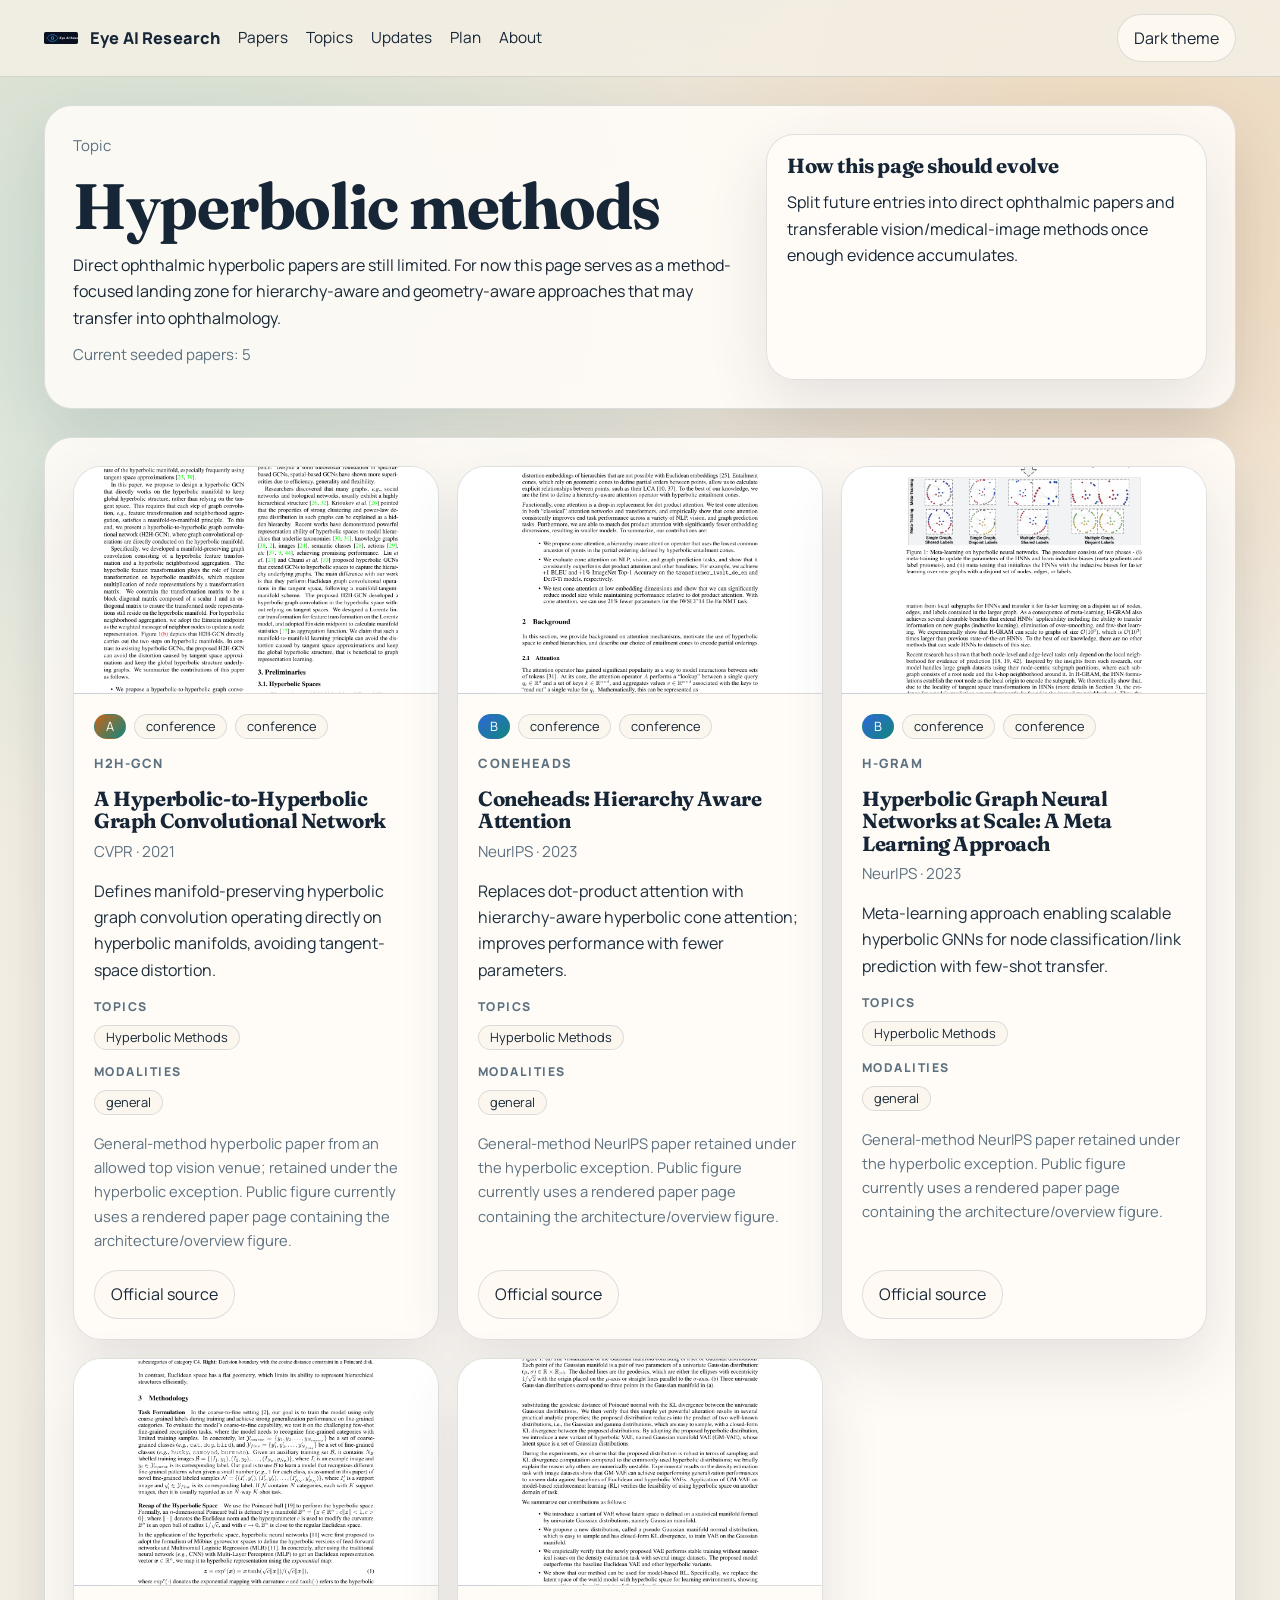
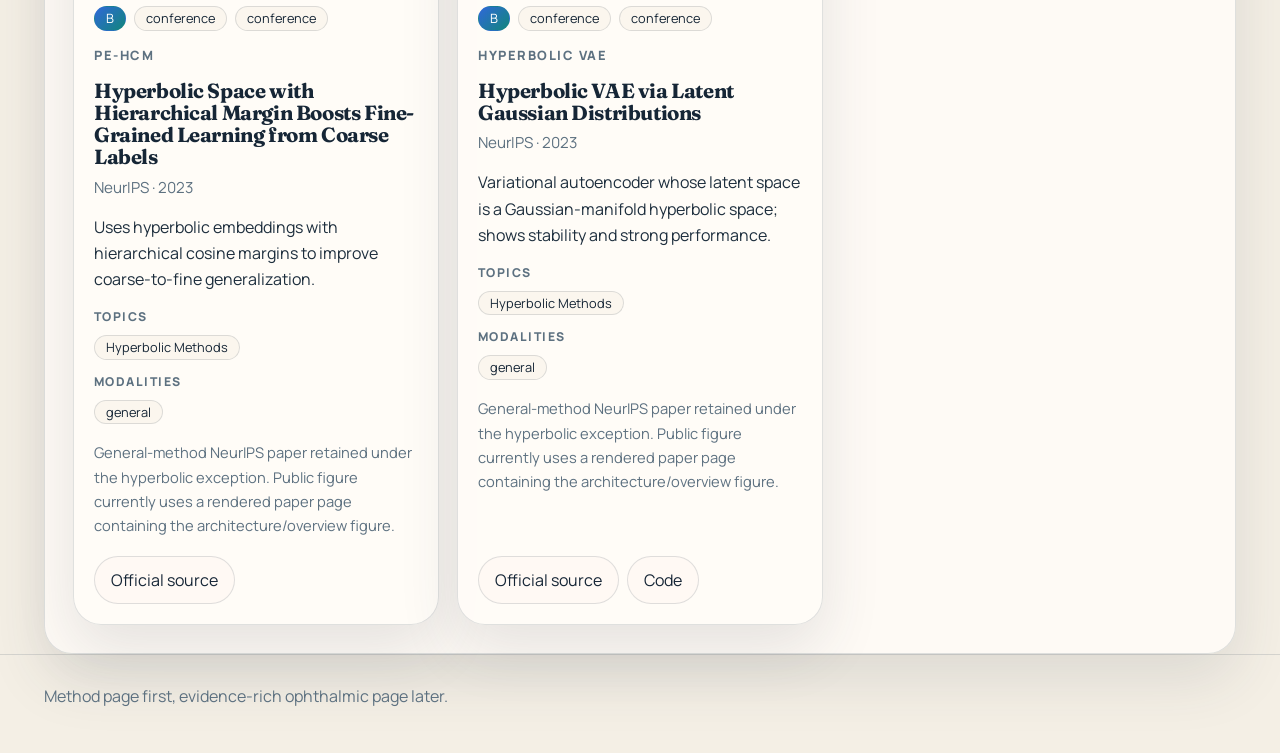
<file: topics/hyperbolic.html>
<!doctype html>
<html lang="en" data-theme="dark">
<head><meta charset="utf-8"><meta name="viewport" content="width=device-width, initial-scale=1"><title>Hyperbolic Methods · Eye AI Research</title><link rel="icon" href="../assets/images/logo.svg" type="image/svg+xml"><link rel="stylesheet" href="../assets/css/style.css"></head>
<body>
<header><div class="container"><nav><a class="brand" href="../index.html"><img src="../assets/images/logo.svg" alt="Eye AI Research" width="34">Eye AI Research</a><a href="../papers/index.html">Papers</a><a href="foundation-models.html">Topics</a><a href="../updates/index.html">Updates</a><a href="../pages/research.html">Plan</a><a href="../pages/about.html">About</a><span class="spacer"></span><button class="theme-btn" data-theme-toggle type="button">Theme</button></nav></div></header>
<main class="container" data-topic="hyperbolic">
  <section class="section topic-hero">
    <div><p class="small">Topic</p><h1>Hyperbolic methods</h1><p>Direct ophthalmic hyperbolic papers are still limited. For now this page serves as a method-focused landing zone for hierarchy-aware and geometry-aware approaches that may transfer into ophthalmology.</p><p class="small">Current seeded papers: <span data-topic-count>0</span></p></div>
    <div class="card"><div class="card-body"><h3>How this page should evolve</h3><p>Split future entries into direct ophthalmic papers and transferable vision/medical-image methods once enough evidence accumulates.</p></div></div>
  </section>
  <section class="section"><div id="topic-grid" class="paper-grid js-data-error"></div></section>
</main>
<footer><div class="container">Method page first, evidence-rich ophthalmic page later.</div></footer>
<script src="../assets/js/site.js" defer></script>
</body></html>
</file>
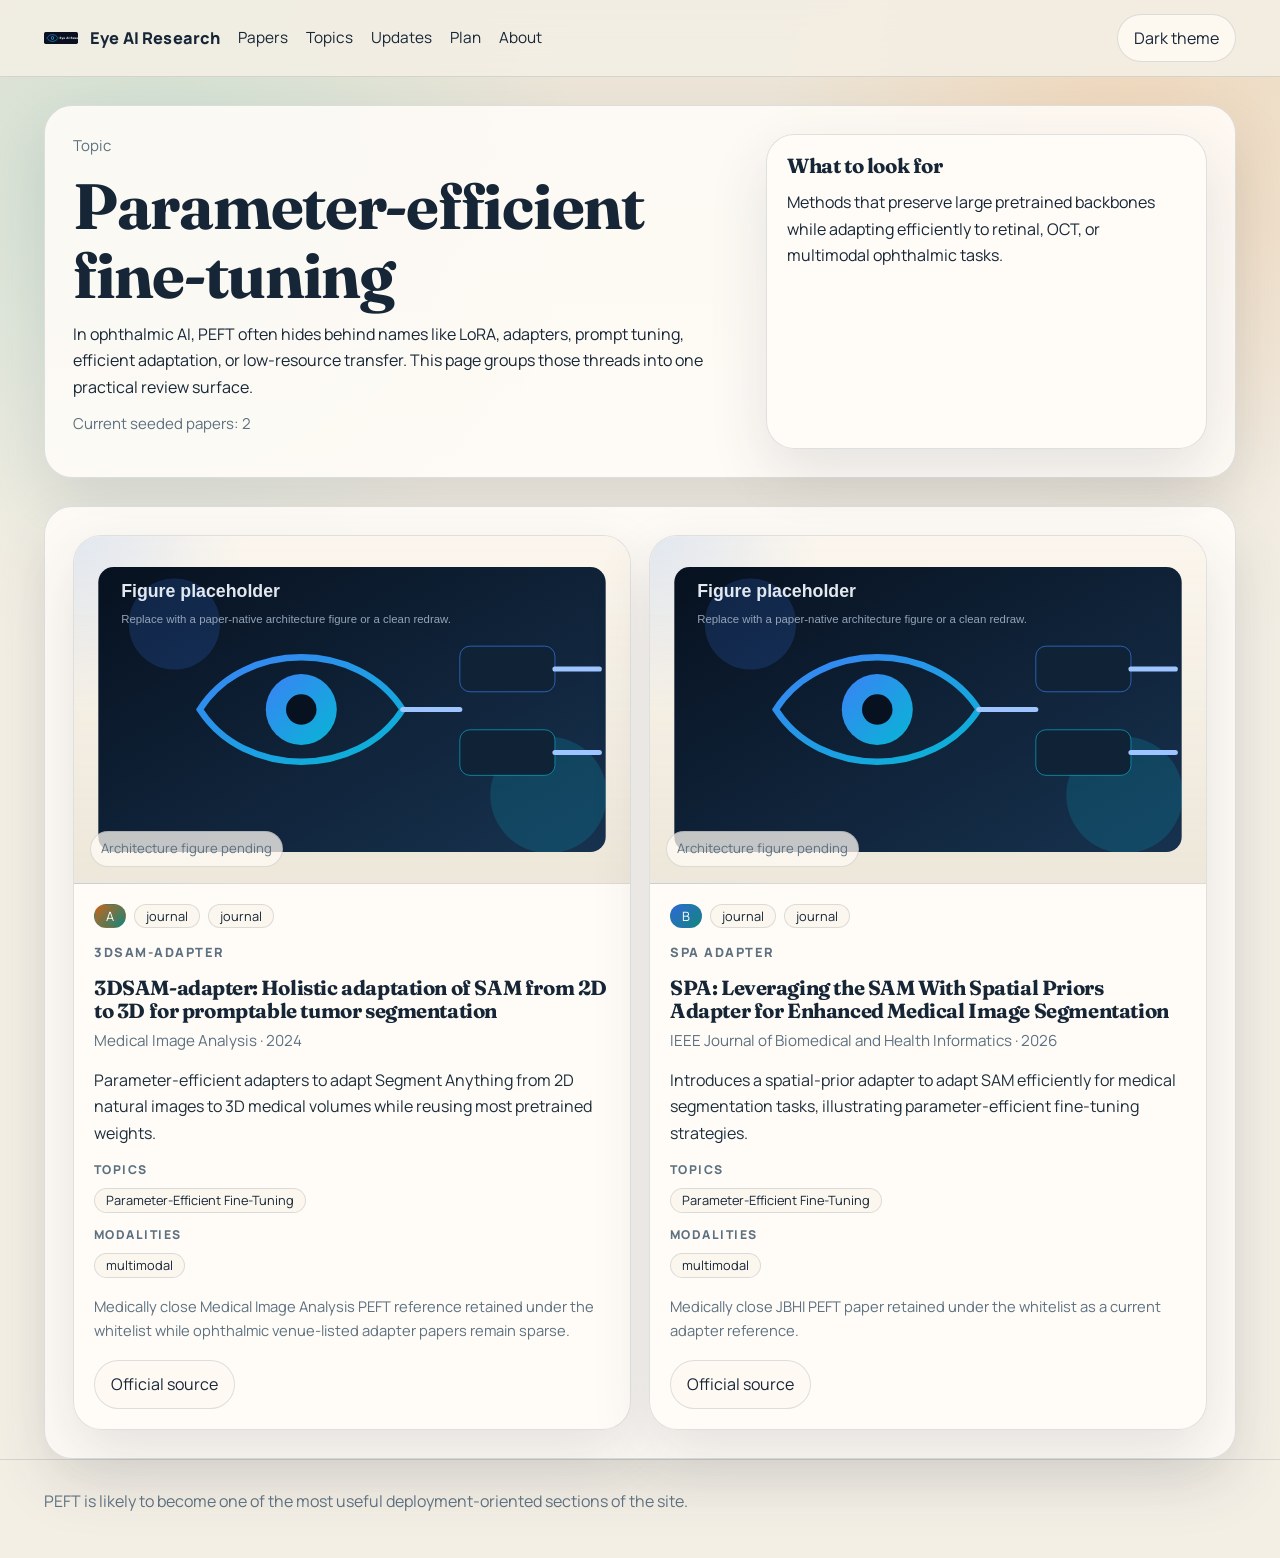
<file: topics/peft.html>
<!doctype html>
<html lang="en" data-theme="dark">
<head><meta charset="utf-8"><meta name="viewport" content="width=device-width, initial-scale=1"><title>PEFT · Eye AI Research</title><link rel="icon" href="../assets/images/logo.svg" type="image/svg+xml"><link rel="stylesheet" href="../assets/css/style.css"></head>
<body>
<header><div class="container"><nav><a class="brand" href="../index.html"><img src="../assets/images/logo.svg" alt="Eye AI Research" width="34">Eye AI Research</a><a href="../papers/index.html">Papers</a><a href="foundation-models.html">Topics</a><a href="../updates/index.html">Updates</a><a href="../pages/research.html">Plan</a><a href="../pages/about.html">About</a><span class="spacer"></span><button class="theme-btn" data-theme-toggle type="button">Theme</button></nav></div></header>
<main class="container" data-topic="peft">
  <section class="section topic-hero">
    <div><p class="small">Topic</p><h1>Parameter-efficient fine-tuning</h1><p>In ophthalmic AI, PEFT often hides behind names like LoRA, adapters, prompt tuning, efficient adaptation, or low-resource transfer. This page groups those threads into one practical review surface.</p><p class="small">Current seeded papers: <span data-topic-count>0</span></p></div>
    <div class="card"><div class="card-body"><h3>What to look for</h3><p>Methods that preserve large pretrained backbones while adapting efficiently to retinal, OCT, or multimodal ophthalmic tasks.</p></div></div>
  </section>
  <section class="section"><div id="topic-grid" class="paper-grid js-data-error"></div></section>
</main>
<footer><div class="container">PEFT is likely to become one of the most useful deployment-oriented sections of the site.</div></footer>
<script src="../assets/js/site.js" defer></script>
</body></html>
</file>
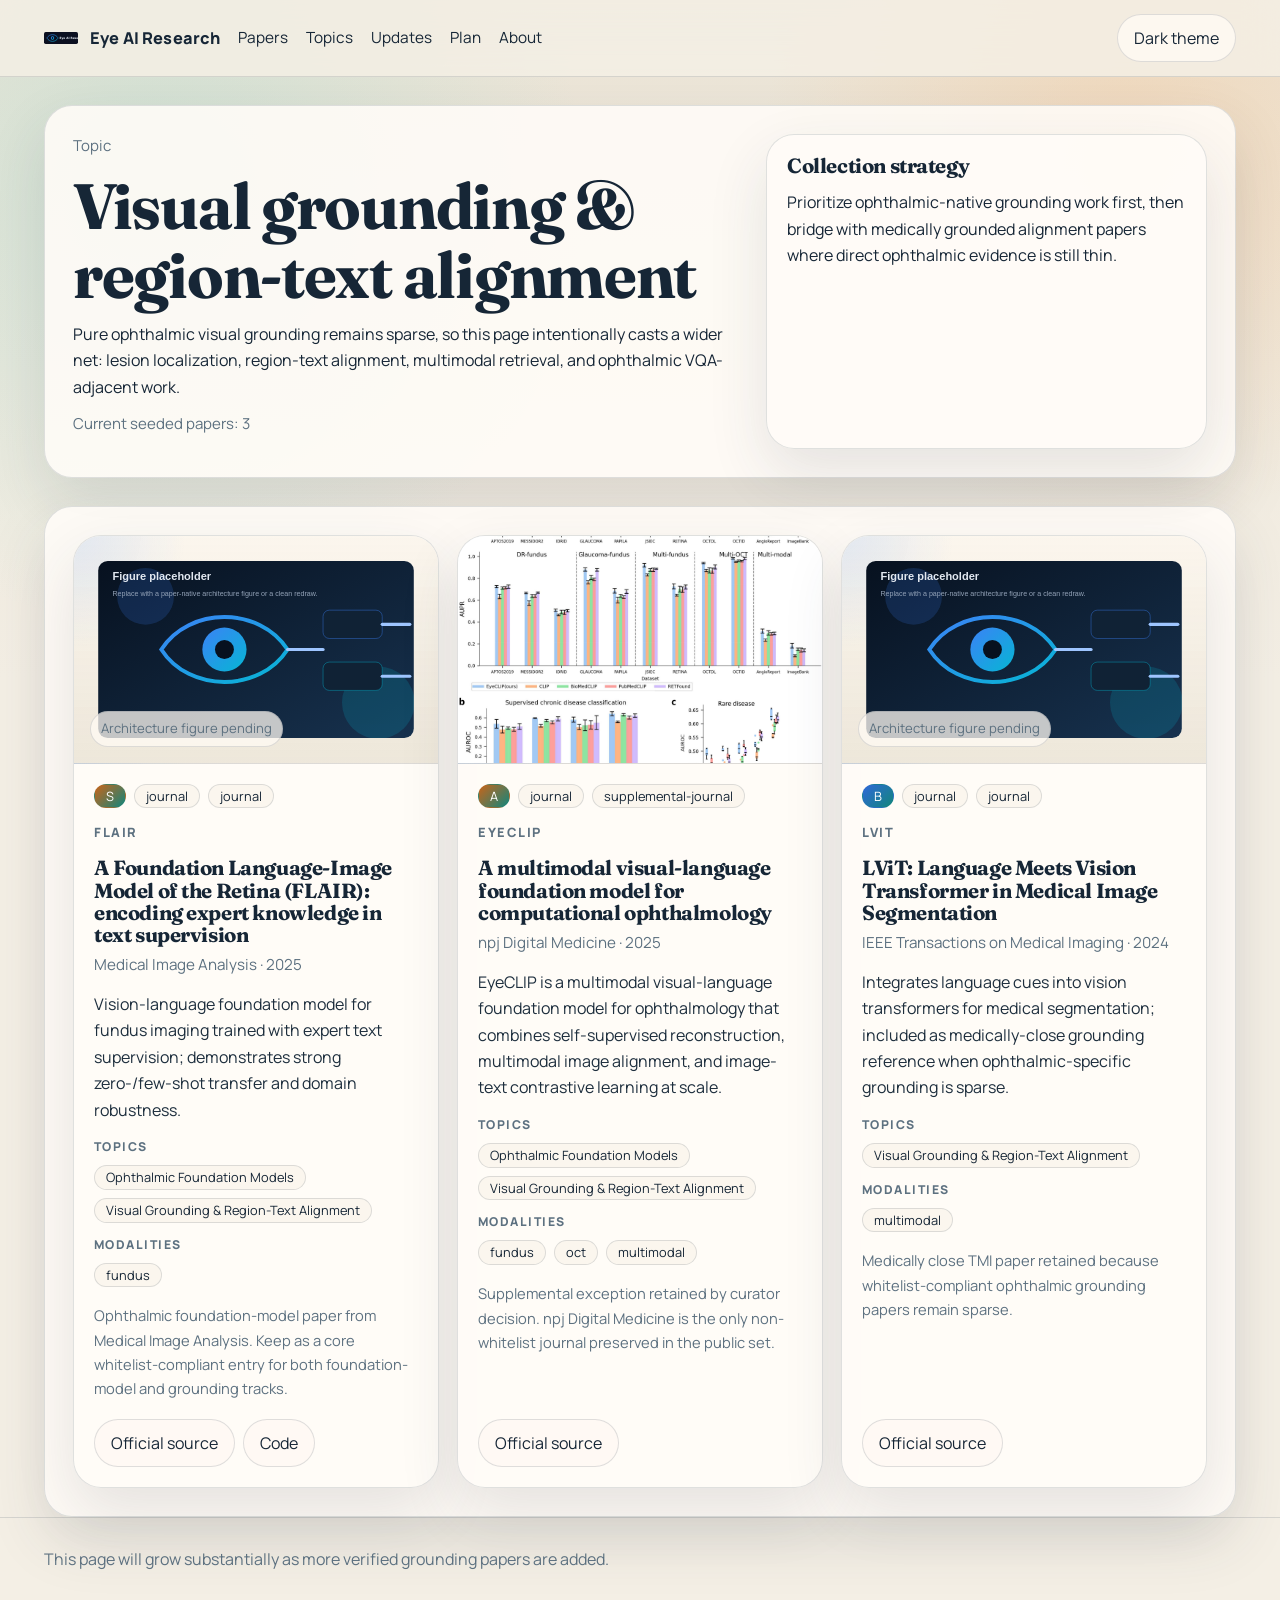
<file: topics/visual-grounding.html>
<!doctype html>
<html lang="en" data-theme="dark">
<head><meta charset="utf-8"><meta name="viewport" content="width=device-width, initial-scale=1"><title>Visual Grounding · Eye AI Research</title><link rel="icon" href="../assets/images/logo.svg" type="image/svg+xml"><link rel="stylesheet" href="../assets/css/style.css"></head>
<body>
<header><div class="container"><nav><a class="brand" href="../index.html"><img src="../assets/images/logo.svg" alt="Eye AI Research" width="34">Eye AI Research</a><a href="../papers/index.html">Papers</a><a href="foundation-models.html">Topics</a><a href="../updates/index.html">Updates</a><a href="../pages/research.html">Plan</a><a href="../pages/about.html">About</a><span class="spacer"></span><button class="theme-btn" data-theme-toggle type="button">Theme</button></nav></div></header>
<main class="container" data-topic="visual-grounding">
  <section class="section topic-hero">
    <div><p class="small">Topic</p><h1>Visual grounding & region-text alignment</h1><p>Pure ophthalmic visual grounding remains sparse, so this page intentionally casts a wider net: lesion localization, region-text alignment, multimodal retrieval, and ophthalmic VQA-adjacent work.</p><p class="small">Current seeded papers: <span data-topic-count>0</span></p></div>
    <div class="card"><div class="card-body"><h3>Collection strategy</h3><p>Prioritize ophthalmic-native grounding work first, then bridge with medically grounded alignment papers where direct ophthalmic evidence is still thin.</p></div></div>
  </section>
  <section class="section"><div id="topic-grid" class="paper-grid js-data-error"></div></section>
</main>
<footer><div class="container">This page will grow substantially as more verified grounding papers are added.</div></footer>
<script src="../assets/js/site.js" defer></script>
</body></html>
</file>
<file: assets/css/style.css>
@import url("https://fonts.googleapis.com/css2?family=Fraunces:opsz,wght@9..144,600;700&family=Manrope:wght@400;500;600;700;800&display=swap");

:root {
  --bg: #07131c;
  --bg-alt: #0d1f2c;
  --surface: rgba(14, 29, 40, 0.9);
  --surface-strong: rgba(17, 36, 50, 0.96);
  --surface-soft: rgba(21, 43, 58, 0.78);
  --text: #edf4f8;
  --muted: #98acba;
  --border: rgba(166, 190, 206, 0.18);
  --accent: #ff9d42;
  --accent-soft: rgba(255, 157, 66, 0.14);
  --teal: #4bc7bc;
  --blue: #6ea8ff;
  --shadow: 0 24px 60px rgba(3, 9, 16, 0.28);
  --shadow-soft: 0 10px 30px rgba(3, 9, 16, 0.16);
}

html[data-theme='light'] {
  --bg: #f4efe5;
  --bg-alt: #ebe4d6;
  --surface: rgba(255, 250, 244, 0.92);
  --surface-strong: rgba(255, 252, 247, 0.96);
  --surface-soft: rgba(250, 244, 234, 0.82);
  --text: #162636;
  --muted: #5d7180;
  --border: rgba(30, 51, 70, 0.14);
  --accent: #c86419;
  --accent-soft: rgba(200, 100, 25, 0.1);
  --teal: #12867c;
  --blue: #2f68d8;
  --shadow: 0 24px 60px rgba(49, 61, 74, 0.12);
  --shadow-soft: 0 10px 30px rgba(49, 61, 74, 0.08);
}

* {
  box-sizing: border-box;
}

html {
  scroll-behavior: smooth;
}

body {
  margin: 0;
  position: relative;
  font-family: "Manrope", "Avenir Next", "Segoe UI", sans-serif;
  background:
    radial-gradient(circle at 12% 12%, rgba(75, 199, 188, 0.18), transparent 24%),
    radial-gradient(circle at 88% 10%, rgba(255, 157, 66, 0.2), transparent 20%),
    linear-gradient(180deg, var(--bg-alt) 0%, var(--bg) 42%, var(--bg) 100%);
  color: var(--text);
  line-height: 1.65;
}

body::before {
  content: "";
  position: fixed;
  inset: 0;
  pointer-events: none;
  background-image:
    linear-gradient(rgba(255, 255, 255, 0.025) 1px, transparent 1px),
    linear-gradient(90deg, rgba(255, 255, 255, 0.025) 1px, transparent 1px);
  background-size: 42px 42px;
  mask-image: linear-gradient(180deg, rgba(0, 0, 0, 0.55), transparent 95%);
  z-index: -1;
}

a {
  color: var(--blue);
  text-decoration: none;
}

a:hover {
  text-decoration: underline;
}

img {
  max-width: 100%;
}

button,
input,
select,
textarea {
  font: inherit;
}

ul {
  margin: 0;
  padding-left: 1.1rem;
}

li + li {
  margin-top: 0.35rem;
}

.container {
  max-width: 1240px;
  margin: 0 auto;
  padding: 0 24px;
}

header {
  position: sticky;
  top: 0;
  z-index: 20;
  backdrop-filter: blur(16px);
  background: color-mix(in srgb, var(--bg) 86%, transparent);
  border-bottom: 1px solid var(--border);
  box-shadow: 0 1px 0 rgba(255, 255, 255, 0.03);
}

nav {
  display: flex;
  align-items: center;
  gap: 18px;
  min-height: 76px;
  flex-wrap: wrap;
}

nav a {
  color: var(--text);
  font-size: 0.96rem;
}

.brand {
  display: inline-flex;
  align-items: center;
  gap: 12px;
  font-size: 1.02rem;
  font-weight: 800;
  letter-spacing: 0.01em;
}

.spacer {
  flex: 1;
}

.theme-btn,
.btn {
  border: 1px solid var(--border);
  background: color-mix(in srgb, var(--surface) 92%, transparent);
  color: var(--text);
  border-radius: 999px;
  padding: 10px 16px;
  cursor: pointer;
  display: inline-flex;
  align-items: center;
  justify-content: center;
  gap: 8px;
  transition: transform 160ms ease, box-shadow 160ms ease, border-color 160ms ease;
}

.theme-btn:hover,
.btn:hover {
  text-decoration: none;
  transform: translateY(-1px);
  border-color: color-mix(in srgb, var(--accent) 45%, var(--border));
  box-shadow: var(--shadow-soft);
}

.btn.primary {
  background: linear-gradient(135deg, var(--accent), var(--teal));
  border-color: transparent;
  color: white;
}

main {
  padding: 40px 0 64px;
}

.hero-shell,
.page-banner,
.topic-hero {
  display: grid;
  grid-template-columns: minmax(0, 1.45fr) minmax(300px, 0.95fr);
  gap: 24px;
  align-items: stretch;
}

.hero-card,
.section,
.card {
  background: color-mix(in srgb, var(--surface-strong) 92%, transparent);
  border: 1px solid var(--border);
  border-radius: 28px;
  box-shadow: var(--shadow);
}

.hero-card,
.section {
  padding: 28px;
}

.section {
  margin-top: 28px;
}

.card {
  overflow: hidden;
}

.card-body {
  padding: 20px;
}

.hero-copy,
.hero-panel,
.page-banner-panel {
  animation: rise-in 520ms ease both;
}

.hero-copy {
  display: flex;
  flex-direction: column;
  justify-content: space-between;
  gap: 18px;
}

.hero-panel,
.page-banner-panel {
  display: flex;
  flex-direction: column;
  gap: 18px;
}

.eyebrow {
  margin: 0;
  font-size: 0.78rem;
  font-weight: 800;
  letter-spacing: 0.14em;
  text-transform: uppercase;
  color: var(--teal);
}

.lead {
  font-size: 1.08rem;
  color: color-mix(in srgb, var(--text) 90%, var(--muted));
  max-width: 62ch;
}

.stack {
  display: grid;
  gap: 14px;
}

.metric-grid,
.meta-list,
.grid {
  display: grid;
  gap: 16px;
}

.metric-grid {
  grid-template-columns: repeat(3, minmax(0, 1fr));
}

.metric {
  padding: 18px 16px;
  border-radius: 22px;
  background: color-mix(in srgb, var(--surface-soft) 84%, transparent);
  border: 1px solid color-mix(in srgb, var(--border) 95%, transparent);
  min-height: 106px;
  display: flex;
  flex-direction: column;
  justify-content: space-between;
}

.metric strong,
.metric span {
  font-size: clamp(1.8rem, 4vw, 2.6rem);
  font-weight: 800;
  line-height: 1;
}

.metric small {
  color: var(--muted);
  font-size: 0.86rem;
}

.policy-points {
  display: grid;
  gap: 10px;
}

.policy-points p {
  margin: 0;
  padding-left: 16px;
  position: relative;
}

.policy-points p::before {
  content: "";
  position: absolute;
  left: 0;
  top: 0.72em;
  width: 7px;
  height: 7px;
  border-radius: 999px;
  background: var(--accent);
}

.section-head {
  display: flex;
  align-items: end;
  justify-content: space-between;
  gap: 16px;
  margin-bottom: 20px;
  flex-wrap: wrap;
}

.topic-shelf {
  grid-template-columns: repeat(2, minmax(0, 1fr));
}

.topic-tile {
  padding: 22px;
  border-radius: 24px;
  background: color-mix(in srgb, var(--surface-soft) 82%, transparent);
  border: 1px solid var(--border);
  display: flex;
  flex-direction: column;
  gap: 14px;
}

.topic-tile p:last-child {
  margin-bottom: 0;
}

.topic-stat {
  display: inline-flex;
  align-items: center;
  gap: 8px;
  align-self: flex-start;
  padding: 6px 12px;
  border-radius: 999px;
  background: var(--accent-soft);
  color: var(--text);
  font-size: 0.88rem;
}

.topic-stat strong {
  font-size: 1rem;
}

.grid-2 {
  grid-template-columns: repeat(2, minmax(0, 1fr));
}

.grid-3 {
  grid-template-columns: repeat(3, minmax(0, 1fr));
}

.paper-grid {
  display: grid;
  grid-template-columns: repeat(auto-fit, minmax(300px, 1fr));
  gap: 18px;
}

.paper-grid-featured {
  grid-template-columns: repeat(auto-fit, minmax(320px, 1fr));
}

.paper-card {
  display: grid;
  grid-template-rows: auto 1fr;
  min-height: 100%;
  animation: rise-in 480ms ease both;
}

.paper-visual,
.card-media {
  aspect-ratio: 16 / 10;
  border-bottom: 1px solid var(--border);
  background:
    radial-gradient(circle at top left, rgba(110, 168, 255, 0.18), transparent 26%),
    linear-gradient(180deg, color-mix(in srgb, var(--surface-soft) 92%, transparent), color-mix(in srgb, var(--bg-alt) 88%, transparent));
  position: relative;
  overflow: hidden;
}

.paper-visual img,
.card-media img {
  width: 100%;
  height: 100%;
  display: block;
  object-fit: cover;
}

.paper-visual.is-placeholder img {
  object-fit: contain;
  padding: 24px;
}

.paper-visual.is-placeholder::after {
  content: "Architecture figure pending";
  position: absolute;
  left: 16px;
  bottom: 16px;
  padding: 6px 10px;
  border-radius: 999px;
  background: color-mix(in srgb, var(--surface) 82%, transparent);
  border: 1px solid var(--border);
  color: var(--muted);
  font-size: 0.82rem;
}

.paper-card-body {
  display: flex;
  flex-direction: column;
  gap: 14px;
}

.paper-topline {
  display: flex;
  gap: 8px;
  flex-wrap: wrap;
  align-items: center;
}

.paper-short-title {
  margin: 0;
  font-size: 0.8rem;
  font-weight: 800;
  letter-spacing: 0.12em;
  text-transform: uppercase;
  color: var(--muted);
}

.paper-citation {
  margin: -6px 0 0;
  color: var(--muted);
  font-size: 0.95rem;
}

.paper-summary {
  margin: 0;
  color: color-mix(in srgb, var(--text) 90%, var(--muted));
  display: -webkit-box;
  -webkit-line-clamp: 6;
  -webkit-box-orient: vertical;
  overflow: hidden;
}

.paper-meta-grid {
  display: grid;
  gap: 12px;
}

.paper-note {
  margin: 0;
  padding-top: 2px;
  color: var(--muted);
  font-size: 0.92rem;
}

.field-label {
  display: block;
  margin-bottom: 8px;
  font-size: 0.76rem;
  font-weight: 800;
  letter-spacing: 0.12em;
  text-transform: uppercase;
  color: var(--muted);
}

h1,
h2,
h3 {
  margin: 0 0 12px;
  font-family: "Fraunces", Georgia, serif;
  line-height: 1.08;
  letter-spacing: -0.02em;
}

h1 {
  font-size: clamp(2.3rem, 5vw, 4.35rem);
}

h2 {
  font-size: clamp(1.6rem, 2.3vw, 2.35rem);
}

h3 {
  font-size: 1.28rem;
}

p {
  margin: 0 0 12px;
}

.small {
  font-size: 0.94rem;
  color: var(--muted);
}

.muted {
  color: var(--muted);
}

.badge,
.flag {
  display: inline-flex;
  align-items: center;
  justify-content: center;
  gap: 6px;
  padding: 5px 11px;
  border-radius: 999px;
  font-size: 0.8rem;
  line-height: 1;
}

.badge {
  border: 1px solid var(--border);
  background: color-mix(in srgb, var(--surface-soft) 88%, transparent);
  color: var(--text);
}

.flag {
  border: 1px solid transparent;
  color: white;
  background: linear-gradient(135deg, var(--accent), var(--teal));
}

.priority-B,
.priority-C {
  background: linear-gradient(135deg, var(--blue), var(--teal));
}

.tags,
.actions {
  display: flex;
  gap: 8px;
  flex-wrap: wrap;
}

.actions {
  margin-top: auto;
  padding-top: 4px;
}

.meta-list {
  grid-template-columns: repeat(2, minmax(0, 1fr));
}

.filters {
  display: grid;
  grid-template-columns: repeat(12, minmax(0, 1fr));
  gap: 12px;
}

.filter-field {
  grid-column: span 2;
}

.filter-field.search-field {
  grid-column: span 4;
}

.filter-label {
  display: block;
  margin-bottom: 8px;
  font-size: 0.76rem;
  font-weight: 800;
  letter-spacing: 0.12em;
  text-transform: uppercase;
  color: var(--muted);
}

input,
select {
  width: 100%;
  min-height: 48px;
  padding: 11px 14px;
  border-radius: 16px;
  border: 1px solid var(--border);
  background: color-mix(in srgb, var(--surface) 94%, transparent);
  color: var(--text);
  outline: none;
  transition: border-color 150ms ease, box-shadow 150ms ease, transform 150ms ease;
}

input:focus,
select:focus {
  border-color: color-mix(in srgb, var(--accent) 55%, var(--border));
  box-shadow: 0 0 0 3px color-mix(in srgb, var(--accent) 16%, transparent);
}

.filter-panel {
  display: grid;
  gap: 18px;
}

.active-filter-tags {
  min-height: 34px;
}

.results-meta {
  color: var(--muted);
  font-size: 0.95rem;
}

.topic-hero {
  gap: 20px;
}

.page-banner-panel {
  justify-content: space-between;
}

.notice,
.note-panel {
  border-left: 4px solid var(--accent);
  background: color-mix(in srgb, var(--accent-soft) 70%, var(--surface-strong));
}

.empty-state {
  padding: 20px;
  border-radius: 20px;
  border: 1px dashed var(--border);
  color: var(--muted);
  background: color-mix(in srgb, var(--surface-soft) 70%, transparent);
}

footer {
  border-top: 1px solid var(--border);
  color: var(--muted);
  padding: 28px 0 44px;
}

code {
  background: color-mix(in srgb, var(--surface) 88%, transparent);
  border: 1px solid var(--border);
  padding: 2px 7px;
  border-radius: 8px;
}

@keyframes rise-in {
  from {
    opacity: 0;
    transform: translateY(14px);
  }
  to {
    opacity: 1;
    transform: translateY(0);
  }
}

@media (max-width: 1080px) {
  .hero-shell,
  .page-banner,
  .topic-hero,
  .grid-2,
  .grid-3,
  .meta-list,
  .metric-grid,
  .topic-shelf {
    grid-template-columns: 1fr;
  }

  .filter-field,
  .filter-field.search-field {
    grid-column: span 6;
  }
}

@media (max-width: 760px) {
  .container {
    padding: 0 18px;
  }

  nav {
    gap: 12px;
    min-height: 72px;
  }

  .hero-card,
  .section {
    padding: 22px;
    border-radius: 24px;
  }

  .paper-grid {
    grid-template-columns: 1fr;
  }

  .filter-field,
  .filter-field.search-field {
    grid-column: span 12;
  }

  .section-head {
    align-items: start;
  }
}
</file>
